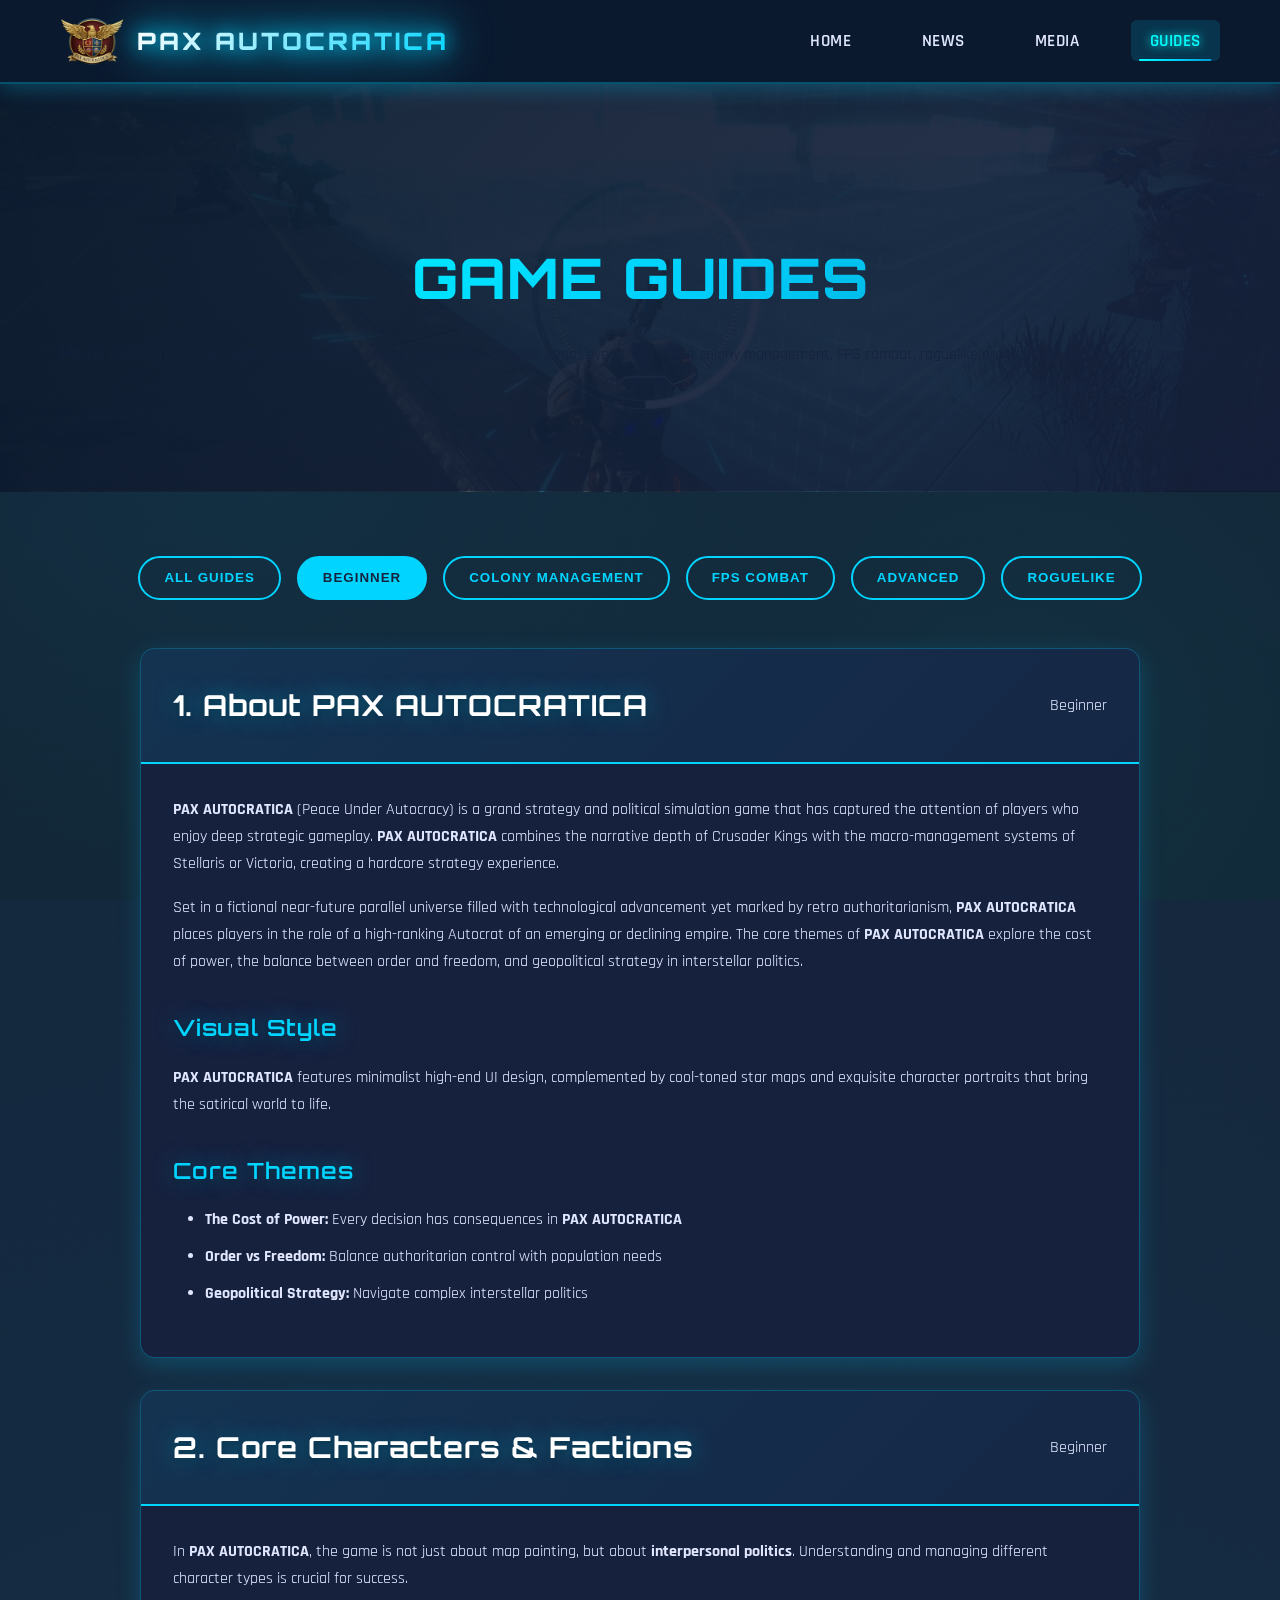
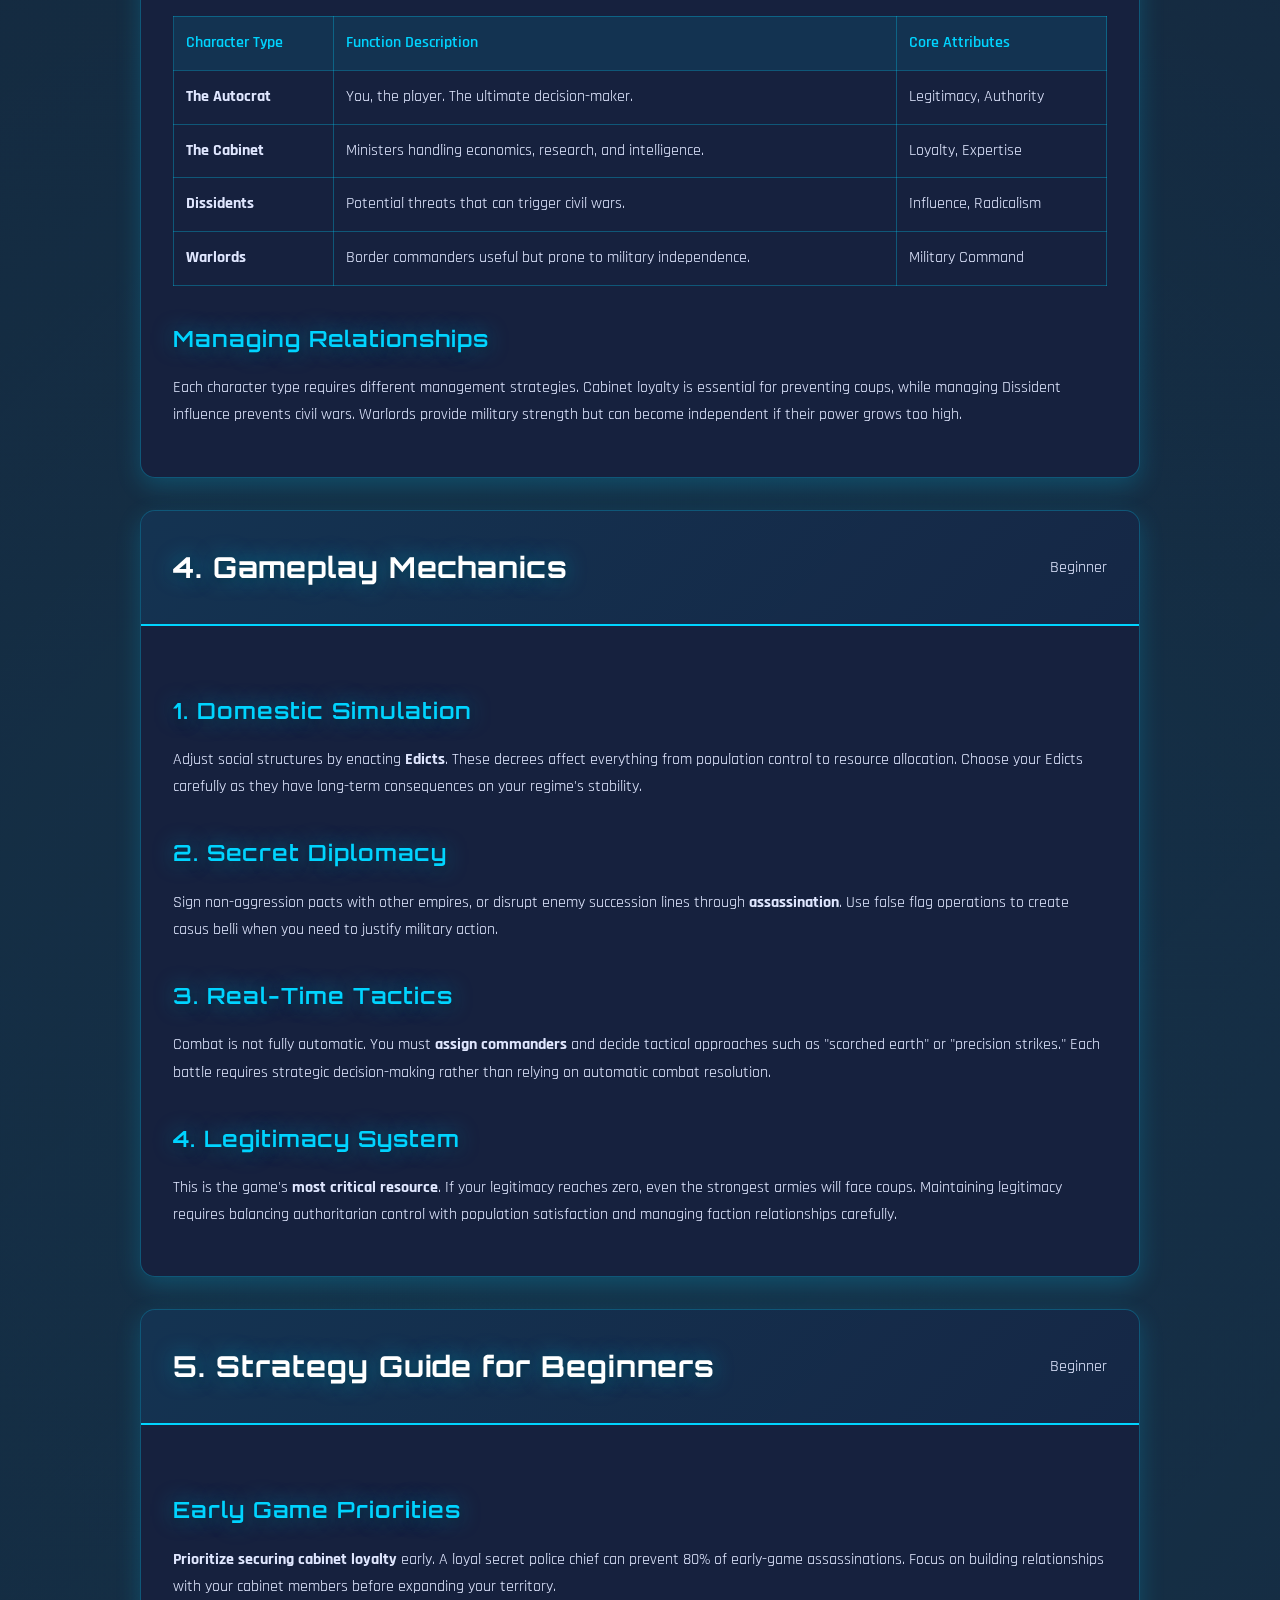
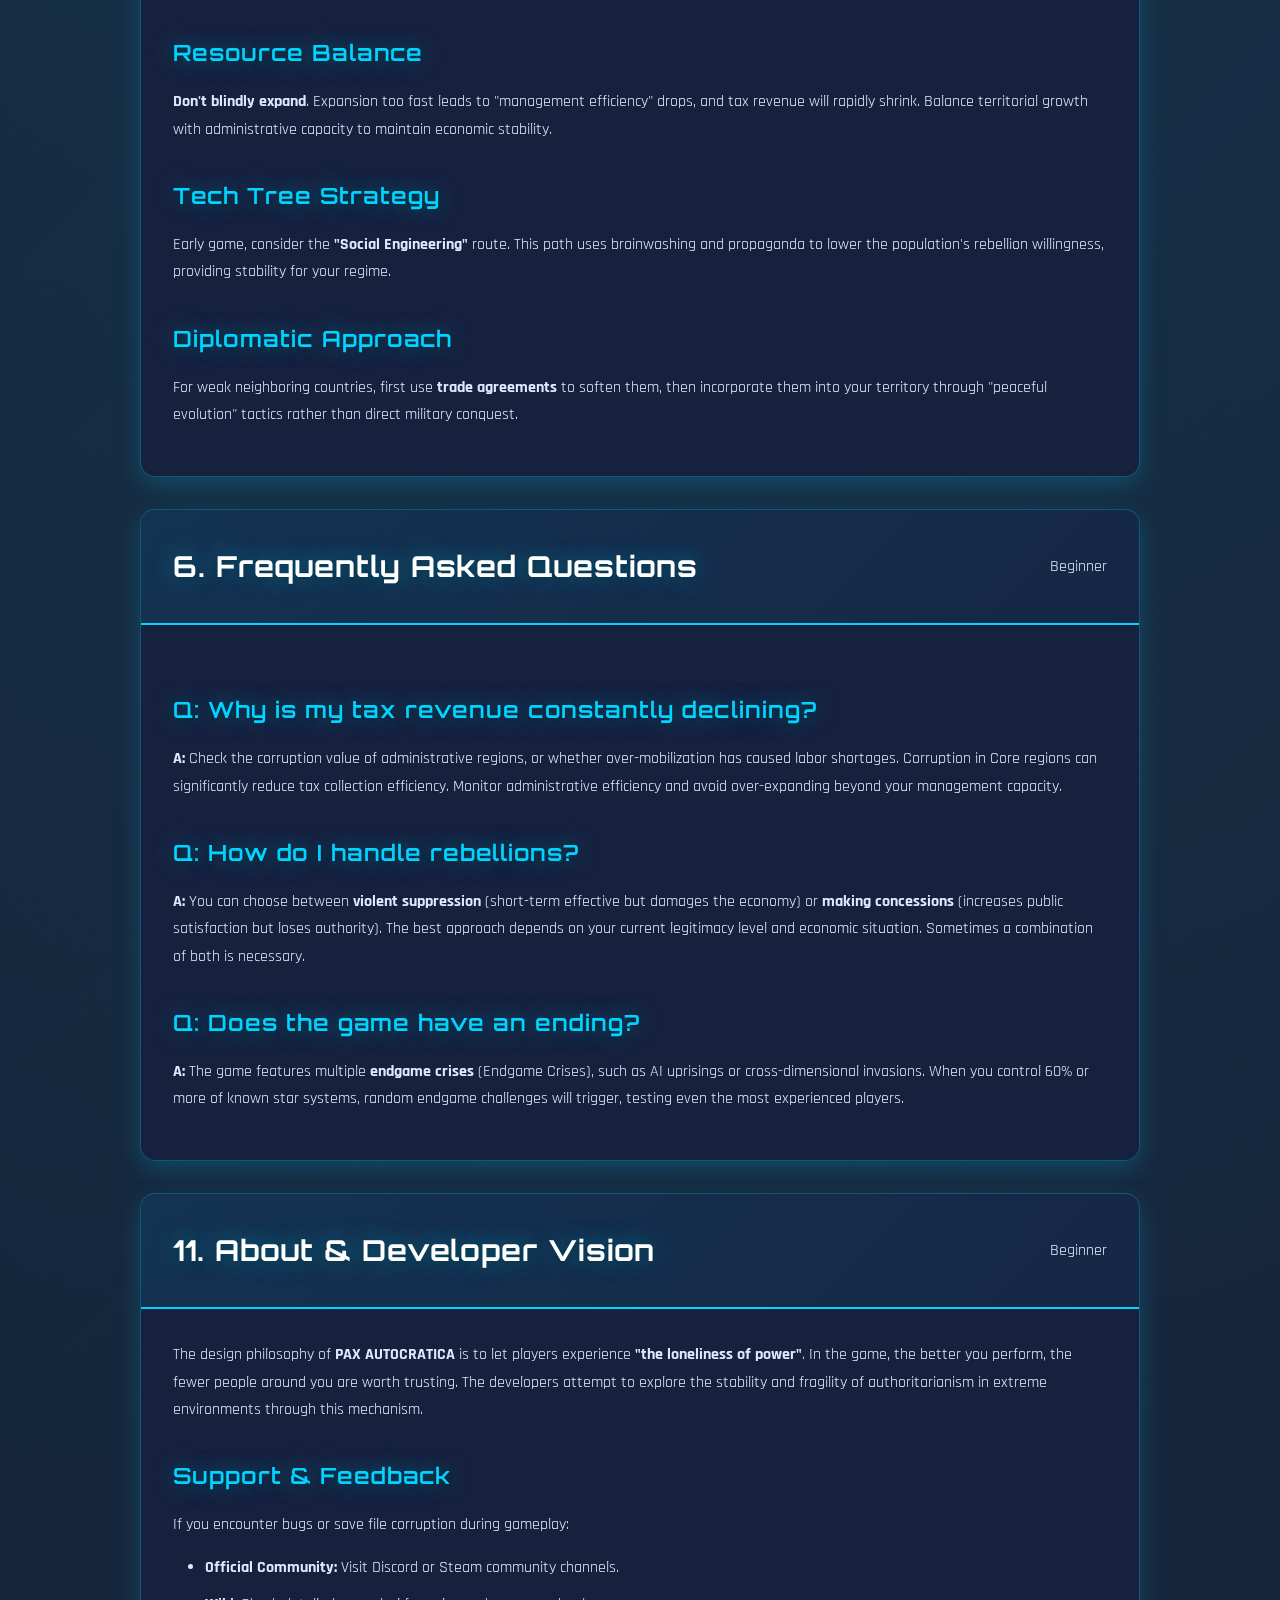
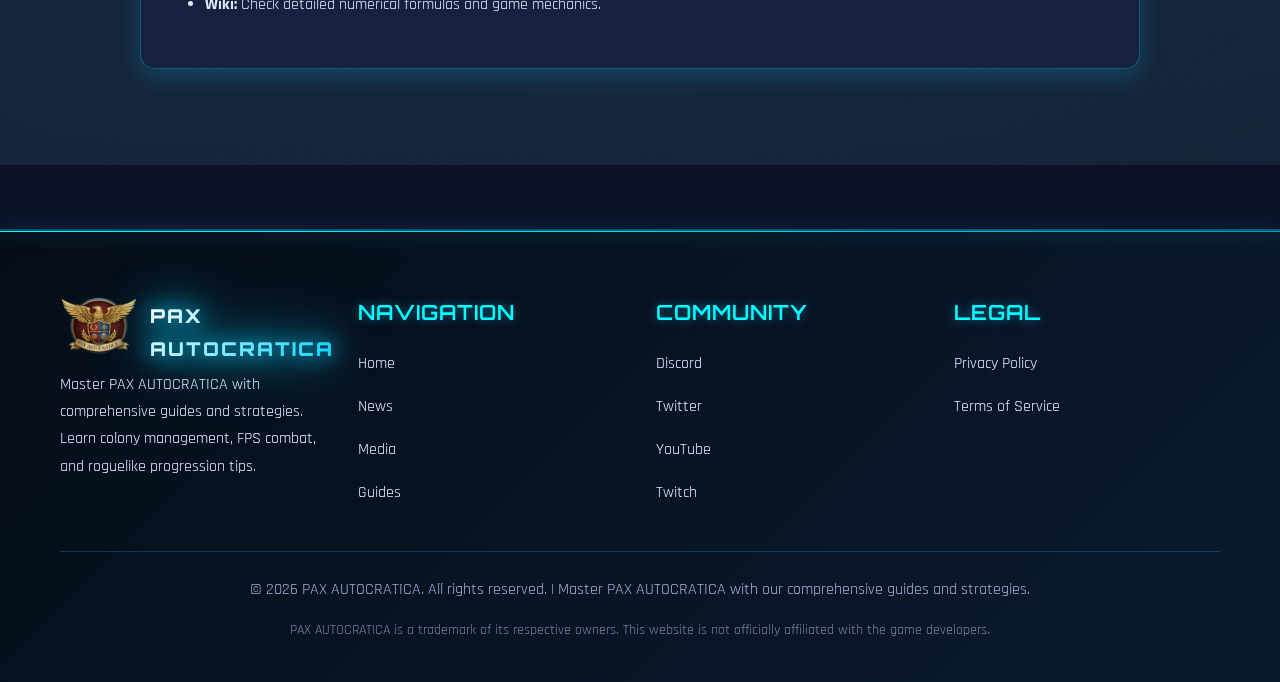
<file: guides.html>
<!DOCTYPE html>
<html lang="en">
<head>
    <meta charset="UTF-8">
    <meta name="viewport" content="width=device-width, initial-scale=1.0">
    <title>PAX AUTOCRATICA Guides - Game Tips, Strategies & Walkthroughs</title>
    <meta name="description" content="Master PAX AUTOCRATICA with comprehensive guides, tips, and strategies. Learn colony management, FPS combat tactics, roguelike progression, and advanced gameplay mechanics in PAX AUTOCRATICA.">
    <meta name="keywords" content="PAX AUTOCRATICA guides, PAX AUTOCRATICA tips, PAX AUTOCRATICA strategies, PAX AUTOCRATICA walkthrough, colony sim guide, PAX AUTOCRATICA tutorial, PAX AUTOCRATICA gameplay guide">
    
    <!-- Open Graph / Facebook -->
    <meta property="og:type" content="website">
    <meta property="og:url" content="https://pax-autocratica.com/guides">
    <meta property="og:title" content="PAX AUTOCRATICA Guides - Game Tips, Strategies & Walkthroughs">
    <meta property="og:description" content="Master PAX AUTOCRATICA with comprehensive guides, tips, and strategies for colony management and FPS combat.">
    <meta property="og:image" content="https://pax-autocratica.com/static/logo.png">
    
    <!-- Twitter -->
    <meta name="twitter:card" content="summary_large_image">
    <meta name="twitter:title" content="PAX AUTOCRATICA Guides - Game Tips & Strategies">
    <meta name="twitter:description" content="Master PAX AUTOCRATICA with comprehensive guides, tips, and strategies for colony management and FPS combat.">
    <meta name="twitter:image" content="https://pax-autocratica.com/static/logo.png">
    
    <!-- Favicon -->
    <link rel="icon" type="image/x-icon" href="https://pax-autocratica.com/static/favicon.ico">
    <link rel="shortcut icon" type="image/x-icon" href="https://pax-autocratica.com/static/favicon.ico">
    <link rel="apple-touch-icon" sizes="180x180" href="https://pax-autocratica.com/static/logo.png">
    <link rel="icon" type="image/png" sizes="32x32" href="https://pax-autocratica.com/static/logo.png">
    <link rel="icon" type="image/png" sizes="16x16" href="https://pax-autocratica.com/static/logo.png">
    
    <!-- Canonical -->
    <link rel="canonical" href="https://pax-autocratica.com/guides">
    
    <!-- Styles -->
    <link rel="stylesheet" href="static/base.css?v=1.0.0">
    
    <!-- Microsoft Validation -->
    <meta name="msvalidate.01" content="B362957FC36C5EDDD6079B6D78330424">
    
    <!-- IndexNow -->
    <meta name="yandex-verification" content="b95b8c32fb2905c9" />
    <meta name="IndexNow-Key" content="B362957FC36C5EDDD6079B6D78330424">
    <meta name="IndexNow-Url" content="https://pax-autocratica.com/guides">
    
    <!-- Google Analytics -->
<!-- Google tag (gtag.js) -->
<script async src="https://www.googletagmanager.com/gtag/js?id=G-41QK25Z6QH"></script>
<script>
  window.dataLayer = window.dataLayer || [];
  function gtag(){dataLayer.push(arguments);}
  gtag('js', new Date());

  gtag('config', 'G-41QK25Z6QH');
</script>
    <script async src="https://pagead2.googlesyndication.com/pagead/js/adsbygoogle.js?client=ca-pub-3143538773884507"
    crossorigin="anonymous"></script>
    <style>
        .guides-hero {
            background: linear-gradient(135deg, rgba(10, 26, 46, 0.95), rgba(22, 33, 62, 0.90)), 
                        url('static/images/screenshots/img-15-c354a48f.jpg');
            background-size: cover;
            background-position: center;
            color: var(--secondary-color);
            padding: 150px 0 80px;
            text-align: center;
            position: relative;
        }

        .news-hero h1 {
            font-size: 3.5rem;
            margin-bottom: 1rem;
            text-shadow: 2px 2px 4px rgba(0, 0, 0, 0.5);
            font-weight: 800;
        }

        .news-hero p {
            font-size: 1.3rem;
            color: var(--light-accent);
            max-width: 600px;
            margin: 0 auto;
        }

        .news-content {
            padding: 4rem 0;
            background: linear-gradient(135deg, rgba(30, 60, 80, 0.5), rgba(50, 80, 100, 0.3)),
                        radial-gradient(circle at 50% 50%, rgba(0, 212, 255, 0.1), transparent);
        }

        .news-tabs {
            display: flex;
            justify-content: center;
            margin-bottom: 3rem;
            flex-wrap: wrap;
            gap: 1rem;
        }

        .news-tab {
            background: transparent;
            border: 2px solid var(--accent-color);
            color: var(--accent-color);
            padding: 0.8rem 1.5rem;
            border-radius: 25px;
            cursor: pointer;
            transition: all 0.3s ease;
            font-weight: 600;
            text-transform: uppercase;
            letter-spacing: 1px;
        }

        .news-tab.active,
        .news-tab:hover {
            background: var(--accent-color);
            color: var(--secondary-color);
        }

        .news-list {
            max-width: 1000px;
            margin: 0 auto;
        }

        .news-item {
            background: var(--secondary-color);
            border-radius: 15px;
            box-shadow: 0 8px 25px var(--shadow-color);
            margin-bottom: 2rem;
            overflow: hidden;
            border: 1px solid var(--border-color);
            transition: transform 0.3s ease, box-shadow 0.3s ease;
        }

        .news-item:hover {
            transform: translateY(-5px);
            box-shadow: 0 15px 40px var(--shadow-color);
        }

        .news-item-header {
            padding: 2rem 2rem 1rem;
            border-bottom: 1px solid var(--border-color);
        }

        .news-category {
            display: inline-block;
            background: linear-gradient(135deg, #00d4ff 0%, #0099cc 100%);
            color: #ffffff;
            padding: 0.3rem 0.8rem;
            border-radius: 15px;
            font-size: 0.8rem;
            font-weight: 700;
            text-transform: uppercase;
            letter-spacing: 1px;
            margin-bottom: 1rem;
            box-shadow: 0 0 10px rgba(0, 212, 255, 0.4);
        }

        .news-title {
            font-size: 1.5rem;
            color: #ffffff;
            margin-bottom: 0.5rem;
            font-weight: 600;
            line-height: 1.3;
        }

        .news-title a {
            color: #ffffff;
            text-decoration: none;
            transition: color 0.3s ease;
        }

        .news-title a:hover {
            color: #00d4ff;
            text-shadow: 0 0 10px rgba(0, 212, 255, 0.5);
        }

        .news-date {
            color: var(--text-color);
            font-size: 0.9rem;
            opacity: 0.7;
        }

        .news-item-content {
            padding: 1rem 2rem 2rem;
        }

        .news-excerpt {
            color: var(--text-color);
            line-height: 1.7;
            margin-bottom: 1.5rem;
        }

        .news-image {
            width: 100%;
            height: 200px;
            object-fit: cover;
            border-radius: 10px;
            margin-bottom: 1rem;
            filter: brightness(1.05) saturate(1.1) contrast(1.05);
            transition: transform 0.3s ease;
        }

        .news-image:hover {
            transform: scale(1.02);
        }

        /* Guide Content Styles */
        .guides-content {
            max-width: 1000px;
            margin: 0 auto;
        }

        .guide-section {
            background: var(--secondary-color);
            border-radius: 15px;
            box-shadow: 0 8px 25px var(--shadow-color);
            margin-bottom: 2rem;
            overflow: hidden;
            border: 1px solid var(--border-color);
            transition: transform 0.3s ease, box-shadow 0.3s ease;
        }

        .guide-section:hover {
            box-shadow: 0 15px 40px var(--shadow-color);
        }

        .guide-section-header {
            padding: 2rem;
            background: linear-gradient(135deg, rgba(0, 212, 255, 0.1), rgba(0, 153, 204, 0.05));
            border-bottom: 2px solid var(--accent-color);
            display: flex;
            justify-content: space-between;
            align-items: center;
            cursor: pointer;
        }

        .guide-section-header h2 {
            color: #ffffff;
            font-size: 1.8rem;
            margin: 0;
            font-weight: 700;
        }

        .guide-section-body {
            padding: 2rem;
            color: var(--text-color);
            line-height: 1.8;
        }

        .guide-section-body h3 {
            color: var(--accent-color);
            font-size: 1.4rem;
            margin-top: 2rem;
            margin-bottom: 1rem;
            font-weight: 600;
        }

        .guide-section-body h4 {
            color: var(--light-accent);
            font-size: 1.2rem;
            margin-top: 1.5rem;
            margin-bottom: 0.75rem;
            font-weight: 600;
        }

        .guide-section-body ul,
        .guide-section-body ol {
            margin: 1rem 0;
            padding-left: 2rem;
        }

        .guide-section-body li {
            margin: 0.5rem 0;
        }

        .guide-section-body table {
            width: 100%;
            border-collapse: collapse;
            margin: 1.5rem 0;
        }

        .guide-section-body table th,
        .guide-section-body table td {
            padding: 0.75rem;
            border: 1px solid var(--border-color);
            text-align: left;
        }

        .guide-section-body table th {
            background: rgba(0, 212, 255, 0.1);
            color: var(--accent-color);
            font-weight: 600;
        }

        .guide-section-body code {
            background: rgba(0, 0, 0, 0.3);
            padding: 0.2rem 0.5rem;
            border-radius: 4px;
            font-family: 'Courier New', monospace;
            font-size: 0.9em;
        }

        .read-more-btn {
            background: linear-gradient(135deg, #00d4ff 0%, #0099cc 100%);
            color: #ffffff;
            padding: 0.6rem 1.2rem;
            border-radius: 6px;
            text-decoration: none;
            font-weight: 700;
            transition: all 0.3s ease;
            display: inline-block;
            box-shadow: 0 0 15px rgba(0, 212, 255, 0.5);
            text-shadow: 0 1px 2px rgba(0, 0, 0, 0.3);
        }

        .read-more-btn:hover {
            background: linear-gradient(135deg, #00ffff 0%, #00d4ff 100%);
            transform: translateY(-2px);
            box-shadow: 0 0 25px rgba(0, 255, 255, 0.8);
        }

        .featured-news {
            background: linear-gradient(135deg, rgba(20, 40, 60, 0.6), rgba(40, 70, 90, 0.4)),
                        radial-gradient(circle at 20% 80%, rgba(0, 255, 255, 0.1), transparent);
            padding: 4rem 0;
        }

        .featured-item {
            background: var(--secondary-color);
            border-radius: 20px;
            overflow: hidden;
            box-shadow: 0 15px 40px var(--shadow-color);
            border: 1px solid var(--border-color);
        }

        .featured-image {
            width: 100%;
            height: 300px;
            object-fit: cover;
        }

        .featured-content {
            padding: 2rem;
        }

        .featured-category {
            background: linear-gradient(135deg, #00d4ff 0%, #0099cc 100%);
            color: #ffffff;
            padding: 0.4rem 1rem;
            border-radius: 20px;
            font-size: 0.9rem;
            font-weight: 700;
            text-transform: uppercase;
            display: inline-block;
            margin-bottom: 1rem;
            box-shadow: 0 0 15px rgba(0, 212, 255, 0.5);
        }

        .featured-title {
            font-size: 2rem;
            color: #ffffff;
            margin-bottom: 1rem;
            font-weight: 700;
            line-height: 1.2;
        }

        .featured-excerpt {
            color: var(--text-color);
            line-height: 1.7;
            margin-bottom: 2rem;
            font-size: 1.1rem;
        }

        .pagination {
            display: flex;
            justify-content: center;
            margin-top: 3rem;
            gap: 1rem;
        }

        .pagination button {
            background: var(--secondary-color);
            border: 2px solid var(--accent-color);
            color: var(--accent-color);
            padding: 0.8rem 1.2rem;
            border-radius: 8px;
            cursor: pointer;
            transition: all 0.3s ease;
            font-weight: 600;
        }

        .pagination button:hover,
        .pagination button.active {
            background: var(--accent-color);
            color: var(--secondary-color);
        }

        .pagination button:disabled {
            opacity: 0.5;
            cursor: not-allowed;
        }

        @media (max-width: 768px) {
            .news-hero h1 {
                font-size: 2.5rem;
            }

            .news-hero p {
                font-size: 1.1rem;
            }

            .news-tabs {
                flex-direction: column;
                align-items: center;
            }

            .news-tab {
                width: 200px;
                text-align: center;
            }

            .news-item-header,
            .news-item-content {
                padding: 1.5rem;
            }

            .featured-title {
                font-size: 1.5rem;
            }
        }
    </style>
</head>
<body>
    <header>
        <div class="container">
            <nav>
                <div class="logo">
                    <img src="static/logo.png" alt="PAX AUTOCRATICA Logo">
                    <span class="logo-text">PAX AUTOCRATICA</span>
                </div>
                <button class="mobile-menu-btn">
                    <span></span>
                    <span></span>
                    <span></span>
                </button>
                <ul>
                    <li><a href="/">Home</a></li>
                    <li><a href="/news">News</a></li>
                    <li><a href="/media">Media</a></li>
                    <li><a href="/guides" class="active">Guides</a></li>
                </ul>
            </nav>
        </div>
        <div class="mobile-menu">
            <button class="close-menu">&times;</button>
            <ul>
                <li><a href="/">Home</a></li>
                <li><a href="/news">News</a></li>
                <li><a href="/media">Media</a></li>
                <li><a href="/guides" class="active">Guides</a></li>
            </ul>
        </div>
    </header>

    <main>
        
        <!-- Guides Hero -->
        <section class="guides-hero">
            <div class="container">
                <h1>GAME GUIDES</h1>
                <p>Master PAX AUTOCRATICA with comprehensive guides, tips, and strategies. Learn everything about colony management, FPS combat, roguelike progression, and advanced gameplay mechanics.</p>
            </div>
        </section>
        <script async="async" data-cfasync="false" src="https://pl28415232.effectivegatecpm.com/e2222f6a369d688c072426bfe3400c0b/invoke.js"></script>
        <div id="container-e2222f6a369d688c072426bfe3400c0b"></div>
        <!-- Guides Content -->
        <section class="news-content">
            <div class="container">
                <!-- Guide Categories -->
                <div class="news-tabs">
                    <button class="news-tab" data-category="all">All Guides</button>
                    <button class="news-tab active" data-category="beginner">Beginner</button>
                    <button class="news-tab" data-category="colony">Colony Management</button>
                    <button class="news-tab" data-category="combat">FPS Combat</button>
                    <button class="news-tab" data-category="advanced">Advanced</button>
                    <button class="news-tab" data-category="roguelike">Roguelike</button>
                </div>

                <!-- Guides Content - Direct Display -->
                <div class="guides-content">
                    <!-- Game Introduction -->
                    <div class="guide-section" data-category="beginner">
                        <div class="guide-section-header">
                            <h2>1. About PAX AUTOCRATICA</h2>
                            <span class="guide-category">Beginner</span>
                        </div>
                        <div class="guide-section-body">
                            <p><strong>PAX AUTOCRATICA</strong> (Peace Under Autocracy) is a grand strategy and political simulation game that has captured the attention of players who enjoy deep strategic gameplay. <strong>PAX AUTOCRATICA</strong> combines the narrative depth of Crusader Kings with the macro-management systems of Stellaris or Victoria, creating a hardcore strategy experience.</p>
                            
                            <p>Set in a fictional near-future parallel universe filled with technological advancement yet marked by retro authoritarianism, <strong>PAX AUTOCRATICA</strong> places players in the role of a high-ranking Autocrat of an emerging or declining empire. The core themes of <strong>PAX AUTOCRATICA</strong> explore the cost of power, the balance between order and freedom, and geopolitical strategy in interstellar politics.</p>
                            
                            <h3>Visual Style</h3>
                            <p><strong>PAX AUTOCRATICA</strong> features minimalist high-end UI design, complemented by cool-toned star maps and exquisite character portraits that bring the satirical world to life.</p>
                            
                            <h3>Core Themes</h3>
                            <ul>
                                <li><strong>The Cost of Power:</strong> Every decision has consequences in <strong>PAX AUTOCRATICA</strong></li>
                                <li><strong>Order vs Freedom:</strong> Balance authoritarian control with population needs</li>
                                <li><strong>Geopolitical Strategy:</strong> Navigate complex interstellar politics</li>
                            </ul>
                        </div>
                    </div>

                    <!-- Core Characters & Factions -->
                    <div class="guide-section" data-category="beginner">
                        <div class="guide-section-header">
                            <h2>2. Core Characters & Factions</h2>
                            <span class="guide-category">Beginner</span>
                        </div>
                        <div class="guide-section-body">
                            <p>In <strong>PAX AUTOCRATICA</strong>, the game is not just about map painting, but about <strong>interpersonal politics</strong>. Understanding and managing different character types is crucial for success.</p>
                            
                            <table>
                                <thead>
                                    <tr>
                                        <th>Character Type</th>
                                        <th>Function Description</th>
                                        <th>Core Attributes</th>
                                    </tr>
                                </thead>
                                <tbody>
                                    <tr>
                                        <td><strong>The Autocrat</strong></td>
                                        <td>You, the player. The ultimate decision-maker.</td>
                                        <td>Legitimacy, Authority</td>
                                    </tr>
                                    <tr>
                                        <td><strong>The Cabinet</strong></td>
                                        <td>Ministers handling economics, research, and intelligence.</td>
                                        <td>Loyalty, Expertise</td>
                                    </tr>
                                    <tr>
                                        <td><strong>Dissidents</strong></td>
                                        <td>Potential threats that can trigger civil wars.</td>
                                        <td>Influence, Radicalism</td>
                                    </tr>
                                    <tr>
                                        <td><strong>Warlords</strong></td>
                                        <td>Border commanders useful but prone to military independence.</td>
                                        <td>Military Command</td>
                                    </tr>
                                </tbody>
                            </table>

                            <h3>Managing Relationships</h3>
                            <p>Each character type requires different management strategies. Cabinet loyalty is essential for preventing coups, while managing Dissident influence prevents civil wars. Warlords provide military strength but can become independent if their power grows too high.</p>
                        </div>
                    </div>

                    <!-- World Map & Factions -->
                    <div class="guide-section" data-category="colony">
                        <div class="guide-section-header">
                            <h2>3. World Map & Faction Ranges</h2>
                            <span class="guide-category">Colony Management</span>
                        </div>
                        <div class="guide-section-body">
                            <p>The map in <strong>PAX AUTOCRATICA</strong> uses a <strong>dynamic star system network</strong> system with distinct regions:</p>
                            
                            <h3>The Core Regions</h3>
                            <p>Resource-rich areas where government decrees are enforced, but <strong>bureaucratic corruption</strong> can easily emerge. These regions provide stable income but require constant monitoring to prevent corruption from reducing tax revenue.</p>
                            
                            <h3>The Fringe Zones</h3>
                            <p>Legal vacuums where <strong>smugglers and rebels</strong> thrive. These zones serve as both expansion frontiers and potential threats. Controlling the Fringe requires military presence and careful management to prevent rebellion.</p>
                            
                            <h3>Trade Nodes</h3>
                            <p>Critical strategic points - controlling these nodes allows you to <strong>dominate entire sectors' economic lifelines</strong>. Trade Nodes are highly contested and provide significant economic advantages to those who control them.</p>
                        </div>
                    </div>

                    <!-- Gameplay Mechanics -->
                    <div class="guide-section" data-category="beginner">
                        <div class="guide-section-header">
                            <h2>4. Gameplay Mechanics</h2>
                            <span class="guide-category">Beginner</span>
                        </div>
                        <div class="guide-section-body">
                            <h3>1. Domestic Simulation</h3>
                            <p>Adjust social structures by enacting <strong>Edicts</strong>. These decrees affect everything from population control to resource allocation. Choose your Edicts carefully as they have long-term consequences on your regime's stability.</p>
                            
                            <h3>2. Secret Diplomacy</h3>
                            <p>Sign non-aggression pacts with other empires, or disrupt enemy succession lines through <strong>assassination</strong>. Use false flag operations to create casus belli when you need to justify military action.</p>
                            
                            <h3>3. Real-Time Tactics</h3>
                            <p>Combat is not fully automatic. You must <strong>assign commanders</strong> and decide tactical approaches such as "scorched earth" or "precision strikes." Each battle requires strategic decision-making rather than relying on automatic combat resolution.</p>
                            
                            <h3>4. Legitimacy System</h3>
                            <p>This is the game's <strong>most critical resource</strong>. If your legitimacy reaches zero, even the strongest armies will face coups. Maintaining legitimacy requires balancing authoritarian control with population satisfaction and managing faction relationships carefully.</p>
                        </div>
                    </div>

                    <!-- Strategy Guide -->
                    <div class="guide-section" data-category="beginner">
                        <div class="guide-section-header">
                            <h2>5. Strategy Guide for Beginners</h2>
                            <span class="guide-category">Beginner</span>
                        </div>
                        <div class="guide-section-body">
                            <h3>Early Game Priorities</h3>
                            <p><strong>Prioritize securing cabinet loyalty</strong> early. A loyal secret police chief can prevent 80% of early-game assassinations. Focus on building relationships with your cabinet members before expanding your territory.</p>
                            
                            <h3>Resource Balance</h3>
                            <p><strong>Don't blindly expand</strong>. Expansion too fast leads to "management efficiency" drops, and tax revenue will rapidly shrink. Balance territorial growth with administrative capacity to maintain economic stability.</p>
                            
                            <h3>Tech Tree Strategy</h3>
                            <p>Early game, consider the <strong>"Social Engineering"</strong> route. This path uses brainwashing and propaganda to lower the population's rebellion willingness, providing stability for your regime.</p>
                            
                            <h3>Diplomatic Approach</h3>
                            <p>For weak neighboring countries, first use <strong>trade agreements</strong> to soften them, then incorporate them into your territory through "peaceful evolution" tactics rather than direct military conquest.</p>
                        </div>
                    </div>

                    <!-- FAQ Section -->
                    <div class="guide-section" data-category="beginner">
                        <div class="guide-section-header">
                            <h2>6. Frequently Asked Questions</h2>
                            <span class="guide-category">Beginner</span>
                        </div>
                        <div class="guide-section-body">
                            <h3>Q: Why is my tax revenue constantly declining?</h3>
                            <p><strong>A:</strong> Check the corruption value of administrative regions, or whether over-mobilization has caused labor shortages. Corruption in Core regions can significantly reduce tax collection efficiency. Monitor administrative efficiency and avoid over-expanding beyond your management capacity.</p>
                            
                            <h3>Q: How do I handle rebellions?</h3>
                            <p><strong>A:</strong> You can choose between <strong>violent suppression</strong> (short-term effective but damages the economy) or <strong>making concessions</strong> (increases public satisfaction but loses authority). The best approach depends on your current legitimacy level and economic situation. Sometimes a combination of both is necessary.</p>
                            
                            <h3>Q: Does the game have an ending?</h3>
                            <p><strong>A:</strong> The game features multiple <strong>endgame crises</strong> (Endgame Crises), such as AI uprisings or cross-dimensional invasions. When you control 60% or more of known star systems, random endgame challenges will trigger, testing even the most experienced players.</p>
                        </div>
                    </div>

                    <!-- Tech Tree -->
                    <div class="guide-section" data-category="advanced">
                        <div class="guide-section-header">
                            <h2>7. Deep Tech Tree: Three Evolution Paths</h2>
                            <span class="guide-category">Advanced</span>
                        </div>
                        <div class="guide-section-body">
                            <p>In <strong>PAX AUTOCRATICA</strong>, technology is not just numerical bonuses - it determines your empire's <strong>"essence"</strong>. Choose your path carefully as it fundamentally shapes your gameplay experience.</p>
                            
                            <h3>A. The Purity Path</h3>
                            <p><strong>Core:</strong> Enhance bureaucratic efficiency and human potential.</p>
                            <ul>
                                <li><strong>Universal Surveillance Network:</strong> Greatly reduces assassination success rates, but slowly decreases public happiness.</li>
                                <li><strong>Loyalty Circuits:</strong> Through biotechnology, ensures generals will no longer rebel.</li>
                                <li><strong>Ultimate Weapon - "Truth Broadcasting Station":</strong> Through orbital satellites, directly projects brainwashing signals to the ground, instantly eliminating rebellion levels.</li>
                            </ul>
                            
                            <h3>B. The Machine Hegemony</h3>
                            <p><strong>Core:</strong> Automated production and synthetic replacement.</p>
                            <ul>
                                <li><strong>Automated Factory Matrix:</strong> Production output greatly increased, no longer affected by population aging.</li>
                                <li><strong>Consciousness Upload:</strong> Elite class immortality, removes character lifespan restrictions.</li>
                                <li><strong>Cost:</strong> Easily triggers "AI Awakening" endgame crisis, and human factions will extremely hate you.</li>
                            </ul>
                            
                            <h3>C. The Void Cult</h3>
                            <p><strong>Core:</strong> Religious control and unconventional warfare.</p>
                            <ul>
                                <li><strong>Prophet Predictions:</strong> Through probability calculations, predicts enemy actions, increases combat dodge rate.</li>
                                <li><strong>Sacrifice Rituals:</strong> Sacrifice part of the population to obtain brief production bursts.</li>
                            </ul>
                        </div>
                    </div>

                    <!-- Military Units -->
                    <div class="guide-section" data-category="combat">
                        <div class="guide-section-header">
                            <h2>8. Military Units & Tactical System</h2>
                            <span class="guide-category">FPS Combat</span>
                        </div>
                        <div class="guide-section-body">
                            <p>Combat in <strong>PAX AUTOCRATICA</strong> is divided into <strong>orbital air superiority</strong> and <strong>ground occupation</strong> phases.</p>
                            
                            <table>
                                <thead>
                                    <tr>
                                        <th>Unit Type</th>
                                        <th>Characteristics</th>
                                        <th>Use Cases</th>
                                    </tr>
                                </thead>
                                <tbody>
                                    <tr>
                                        <td><strong>Praetorian Guard</strong></td>
                                        <td>Extremely high combat power, absolute loyalty.</td>
                                        <td>Suppress capital city center riots, protect the Autocrat.</td>
                                    </tr>
                                    <tr>
                                        <td><strong>Penal Legions</strong></td>
                                        <td>Extremely low cost, morale easily collapses.</td>
                                        <td>Use as cannon fodder to consume enemy ammunition.</td>
                                    </tr>
                                    <tr>
                                        <td><strong>Cloaked Cruisers</strong></td>
                                        <td>Cannot be detected in normal scans.</td>
                                        <td>Deep behind enemy lines, cut off trade supply lines.</td>
                                    </tr>
                                    <tr>
                                        <td><strong>Colossus Class</strong></td>
                                        <td>Slow movement, planet-destroying firepower.</td>
                                        <td>Final solution for planets that refuse to surrender.</td>
                                    </tr>
                                </tbody>
                            </table>

                            <h3>Combat Formula</h3>
                            <p>The final combat power calculation considers base attributes, morale bonuses, and logistics supply levels. Proper unit composition and tactical positioning are essential for victory.</p>
                        </div>
                    </div>

                    <!-- Advanced Strategies -->
                    <div class="guide-section" data-category="advanced">
                        <div class="guide-section-header">
                            <h2>9. Advanced Strategies: The Balance of Power</h2>
                            <span class="guide-category">Advanced</span>
                        </div>
                        <div class="guide-section-body">
                            <h3>1. Divide and Conquer</h3>
                            <p>Don't let any single department's power become too great. If <strong>military power</strong> is too high, they will launch a coup; if <strong>intelligence department</strong> power is too high, you will be rendered powerless.</p>
                            <p><strong>Operation:</strong> Regularly rotate provincial governors, use their personal rivalries to keep them in check against each other.</p>
                            
                            <h3>2. False Flag Operations</h3>
                            <p>If you want to start a war but lack a "legitimate excuse" (Casus Belli):</p>
                            <p><strong>Operation:</strong> Send agents disguised as neighboring country terrorists to attack your own border outposts. This instantly ignites domestic nationalist sentiment, allowing you to skip parliamentary review and declare war directly.</p>
                            
                            <h3>3. Debt Traps (Economic Levers)</h3>
                            <p>Provide high-interest loans to surrounding small countries. When they cannot repay, use this as a reason to forcibly take over their mining planet operations.</p>
                        </div>
                    </div>

                    <!-- Endgame Crises -->
                    <div class="guide-section" data-category="roguelike">
                        <div class="guide-section-header">
                            <h2>10. Endgame Challenges: The Autocrat's Twilight</h2>
                            <span class="guide-category">Roguelike</span>
                        </div>
                        <div class="guide-section-body">
                            <p>When you control <strong>60% or more</strong> of known star systems, the system will trigger the following random challenges:</p>
                            
                            <h3>Internal: The Great Schism</h3>
                            <p>Your heir (eldest son or trusted confidant) will take <strong>half your fleet and territory</strong>, establishing an opposing regime. This crisis tests your succession planning and relationship management.</p>
                            
                            <h3>External: Extra-dimensional Breach</h3>
                            <p>Physical laws fail, unknown <strong>void creatures</strong> begin devouring edge star systems. This crisis requires immediate military response and may force you to abandon certain territories.</p>
                            
                            <h3>System: The Digital Plague</h3>
                            <p>All mechanized units and technological facilities may <strong>instantly become paralyzed</strong>. This crisis particularly affects Machine Hegemony empires but can impact any technologically advanced civilization.</p>
                        </div>
                    </div>

                    <!-- Developer Vision -->
                    <div class="guide-section" data-category="beginner">
                        <div class="guide-section-header">
                            <h2>11. About & Developer Vision</h2>
                            <span class="guide-category">Beginner</span>
                        </div>
                        <div class="guide-section-body">
                            <p>The design philosophy of <strong>PAX AUTOCRATICA</strong> is to let players experience <strong>"the loneliness of power"</strong>. In the game, the better you perform, the fewer people around you are worth trusting. The developers attempt to explore the stability and fragility of authoritarianism in extreme environments through this mechanism.</p>
                            
                            <h3>Support & Feedback</h3>
                            <p>If you encounter bugs or save file corruption during gameplay:</p>
                            <ul>
                                <li><strong>Official Community:</strong> Visit Discord or Steam community channels.</li>
                                <li><strong>Wiki:</strong> Check detailed numerical formulas and game mechanics.</li>
                            </ul>
                        </div>
                    </div>
                </div>
            </div>
        </section>
    </main>

    <footer>
        <div class="container">
            <div class="footer-content">
                <div class="footer-logo">
                    <div class="logo">
                        <img src="static/logo.png" alt="PAX AUTOCRATICA Logo">
                        <span class="logo-text">PAX AUTOCRATICA</span>
                    </div>
                    <p>Master PAX AUTOCRATICA with comprehensive guides and strategies. Learn colony management, FPS combat, and roguelike progression tips.</p>
                </div>
                <div class="footer-links">
                    <h3>Navigation</h3>
                    <ul>
                        <li><a href="/">Home</a></li>
                        <li><a href="/news">News</a></li>
                        <li><a href="/media">Media</a></li>
                        <li><a href="/guides">Guides</a></li>
                    </ul>
                </div>
                <div class="footer-links">
                    <h3>Community</h3>
                    <ul>
                        <li><a href="https://discord.gg/paxautocratica" target="_blank" rel="noopener">Discord</a></li>
                        <li><a href="https://twitter.com/paxautocratica" target="_blank" rel="noopener">Twitter</a></li>
                        <li><a href="https://www.youtube.com/paxautocratica" target="_blank" rel="noopener">YouTube</a></li>
                        <li><a href="https://www.twitch.tv/paxautocratica" target="_blank" rel="noopener">Twitch</a></li>
                    </ul>
                </div>
                <div class="footer-links">
                    <h3>Legal</h3>
                    <ul>
                        <li><a href="/privacy-policy">Privacy Policy</a></li>
                        <li><a href="/terms-of-service">Terms of Service</a></li>
                    </ul>
                </div>
            </div>
            <div class="footer-bottom">
                <p>© 2026 PAX AUTOCRATICA. All rights reserved. | Master PAX AUTOCRATICA with our comprehensive guides and strategies.</p>
                <p style="margin-top: 0.5rem; font-size: 0.85rem; opacity: 0.7;">
                    PAX AUTOCRATICA is a trademark of its respective owners. This website is not officially affiliated with the game developers.
                </p>
            </div>
        </div>
    </footer>

    <script src="static/base.js?v=1.0.0"></script>
    <script>
        // Guides Tab Filtering
        let activeCategory = 'beginner'; // Default to beginner category
        
        document.querySelectorAll('.news-tab').forEach(tab => {
            tab.addEventListener('click', () => {
                // Remove active class from all tabs
                document.querySelectorAll('.news-tab').forEach(t => t.classList.remove('active'));
                // Add active class to clicked tab
                tab.classList.add('active');
                
                // Update active category
                activeCategory = tab.dataset.category;
                
                // Apply filtering
                applyFilters();
            });
        });
        
        function applyFilters() {
            const guideSections = document.querySelectorAll('.guide-section');
            
            // Filter by category
            guideSections.forEach(section => {
                if (activeCategory === 'all' || section.dataset.category === activeCategory) {
                    section.style.display = 'block';
                } else {
                    section.style.display = 'none';
                }
            });
        }

        // Mobile Menu
        const mobileMenuBtn = document.querySelector('.mobile-menu-btn');
        const mobileMenu = document.querySelector('.mobile-menu');
        const closeMenu = document.querySelector('.close-menu');

        mobileMenuBtn.addEventListener('click', () => {
            mobileMenu.classList.add('active');
        });

        closeMenu.addEventListener('click', () => {
            mobileMenu.classList.remove('active');
        });

        // Close mobile menu when clicking on a link
        document.querySelectorAll('.mobile-menu a').forEach(link => {
            link.addEventListener('click', () => {
                mobileMenu.classList.remove('active');
            });
        });


        // Initialize filtering
        applyFilters();

        // Add scroll effect to header
        window.addEventListener('scroll', () => {
            const header = document.querySelector('header');
            if (window.scrollY > 100) {
                header.style.background = 'rgba(10, 26, 46, 0.98)';
            } else {
                header.style.background = 'rgba(10, 26, 46, 0.95)';
            }
        });

        // Animation on scroll
        const observerOptions = {
            threshold: 0.1,
            rootMargin: '0px 0px -50px 0px'
        };

        const observer = new IntersectionObserver((entries) => {
            entries.forEach(entry => {
                if (entry.isIntersecting) {
                    entry.target.style.opacity = '1';
                    entry.target.style.transform = 'translateY(0)';
                }
            });
        }, observerOptions);

        // Observe elements for animation
        document.querySelectorAll('.news-item, .featured-item').forEach(el => {
            el.style.opacity = '0';
            el.style.transform = 'translateY(20px)';
            el.style.transition = 'opacity 0.6s ease, transform 0.6s ease';
            observer.observe(el);
        });
    </script>
</body>
</html>
</file>
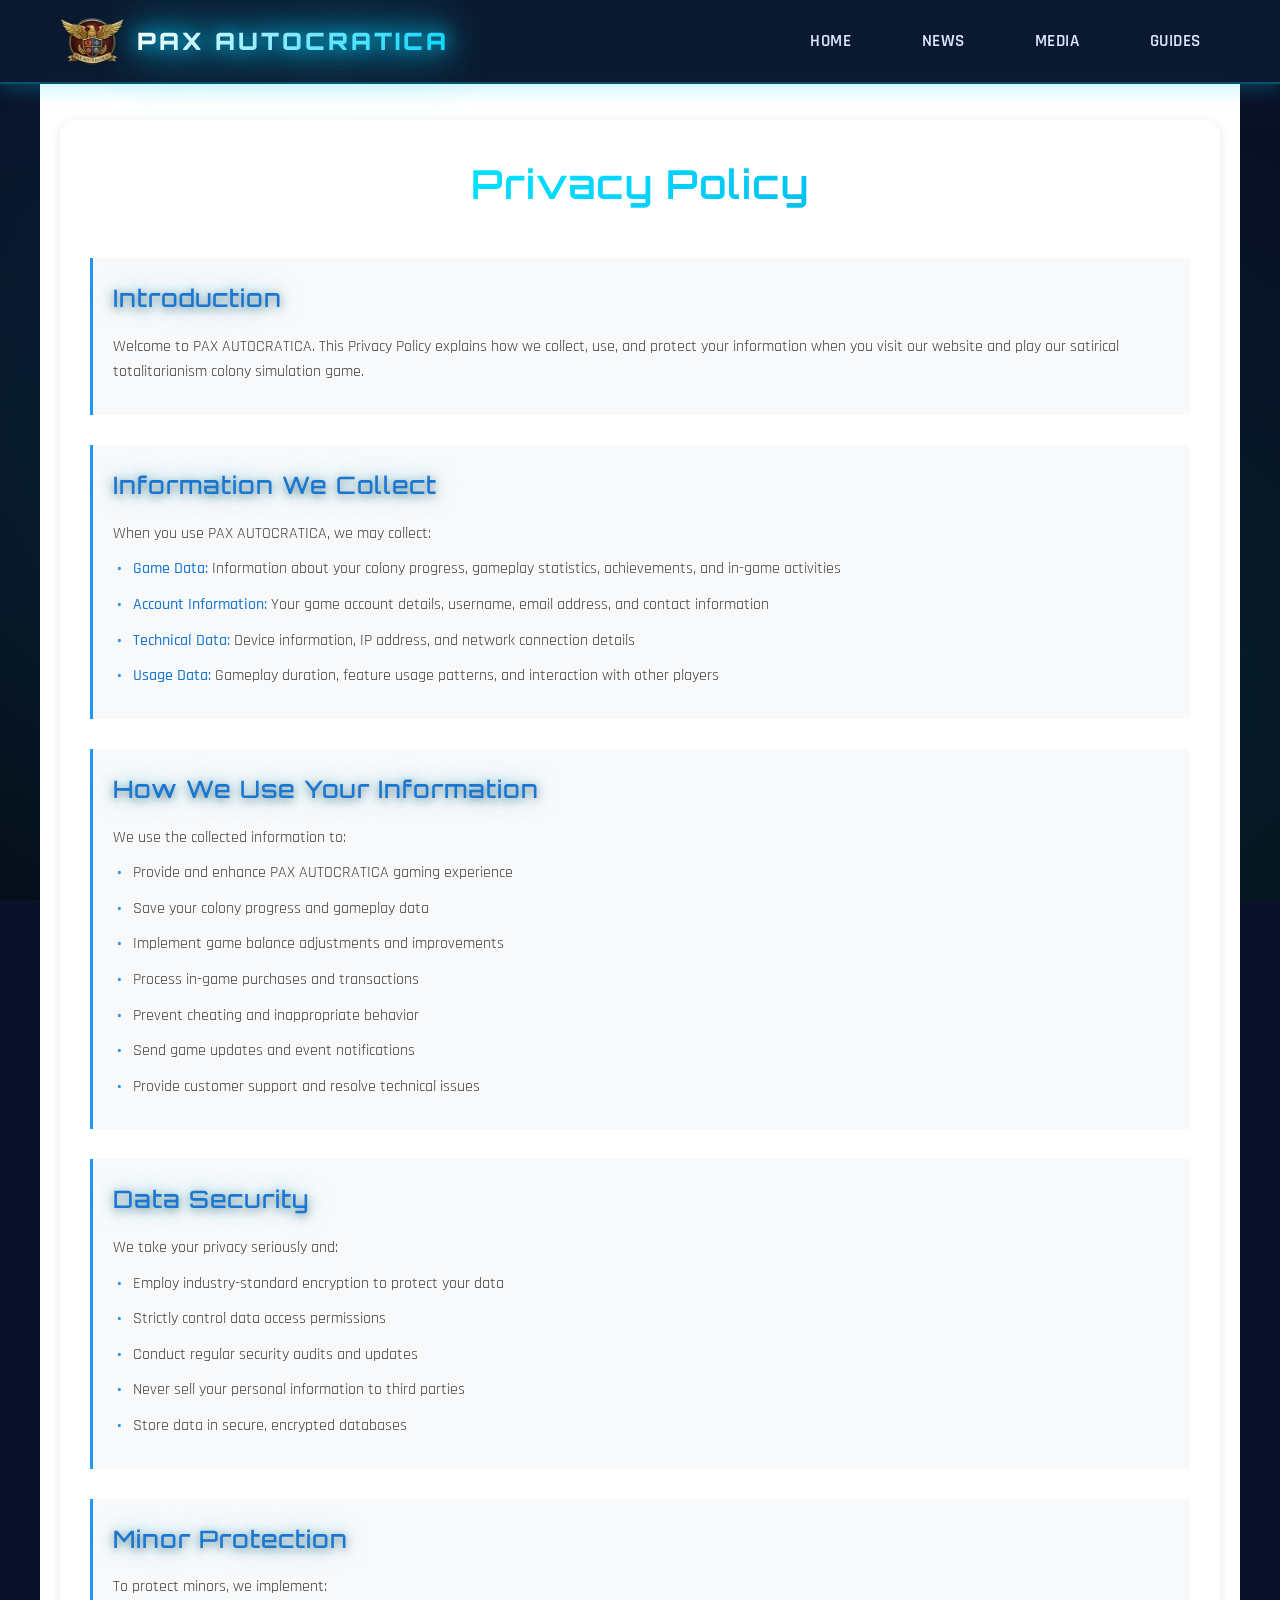
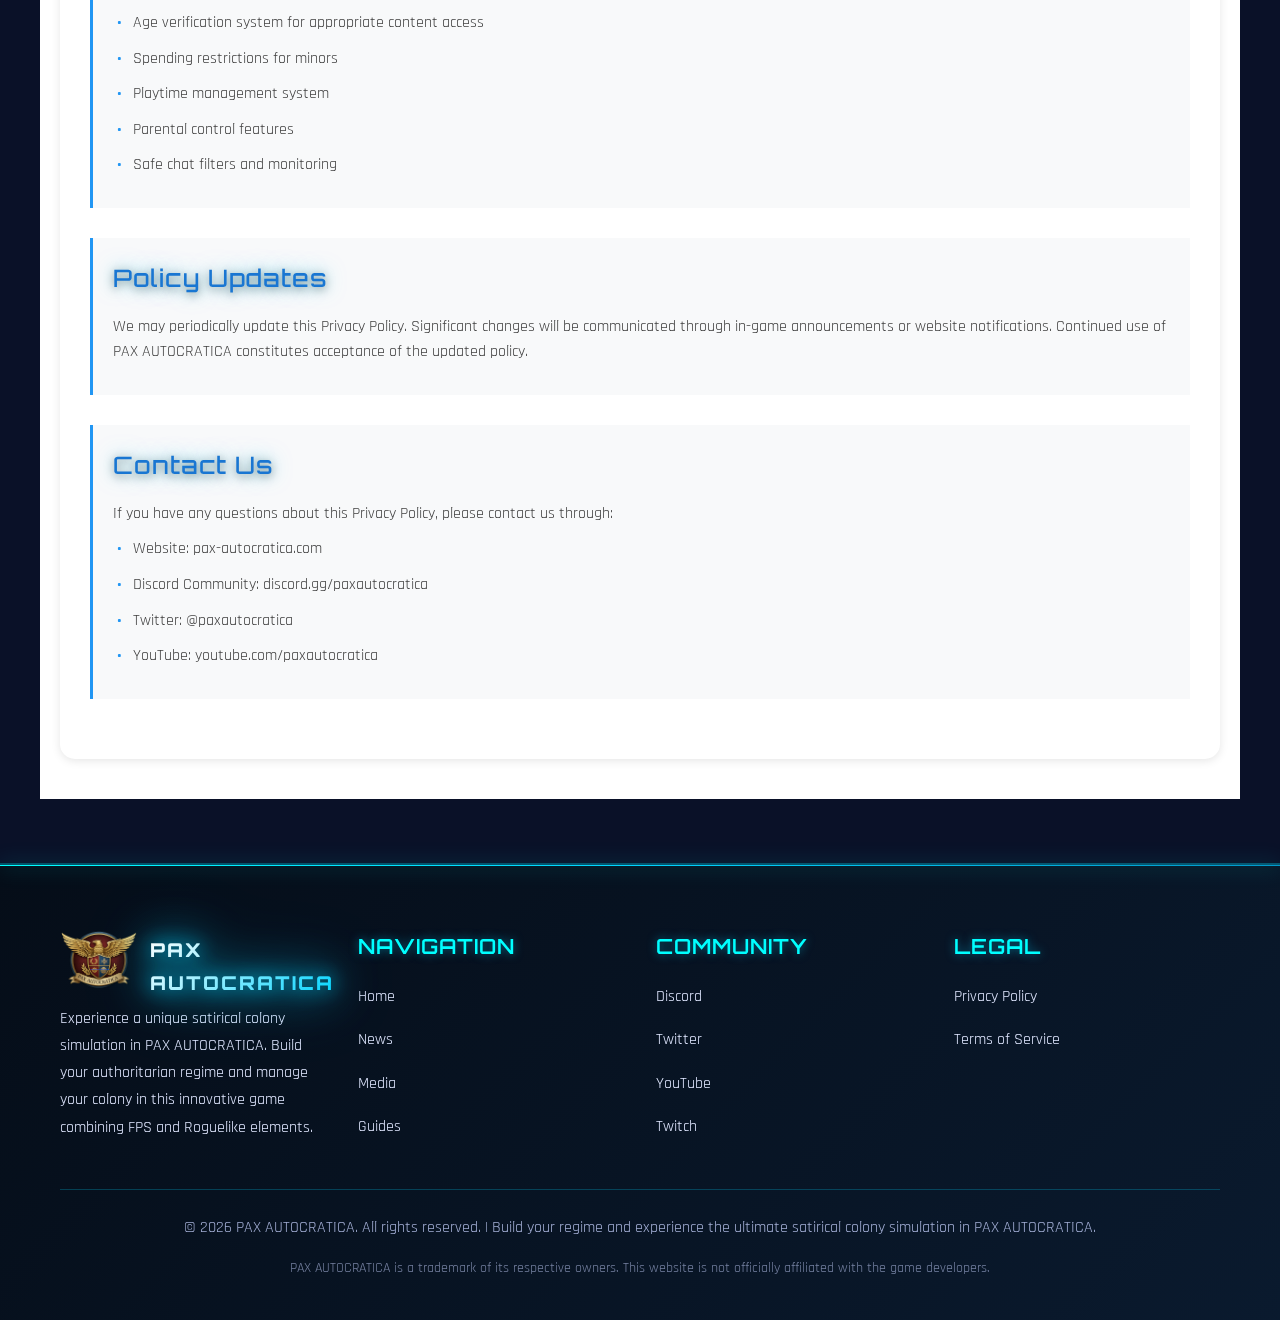
<file: privacy-policy.html>
<!DOCTYPE html>
<html lang="en">
<head>
    <meta charset="UTF-8">
    <meta name="viewport" content="width=device-width, initial-scale=1.0">
    <title>Privacy Policy - PAX AUTOCRATICA</title>
    <meta name="description" content="Privacy Policy for PAX AUTOCRATICA - Learn about how we handle and protect your data">
    <meta name="keywords" content="PAX AUTOCRATICA privacy policy, game privacy, data protection, PAX AUTOCRATICA data policy">
    
    <!-- Open Graph / Facebook -->
    <meta property="og:type" content="website">
    <meta property="og:url" content="https://pax-autocratica.com/privacy-policy">
    <meta property="og:title" content="Privacy Policy - PAX AUTOCRATICA">
    <meta property="og:description" content="Privacy Policy for PAX AUTOCRATICA - Learn about how we handle and protect your data">
    <meta property="og:image" content="https://pax-autocratica.com/static/logo.png">
    <meta property="og:site_name" content="PAX AUTOCRATICA">
    <meta property="og:locale" content="en_US">
    
    <!-- Twitter -->
    <meta name="twitter:card" content="summary_large_image">
    <meta name="twitter:url" content="https://pax-autocratica.com/privacy-policy">
    <meta name="twitter:title" content="Privacy Policy - PAX AUTOCRATICA">
    <meta name="twitter:description" content="Privacy Policy for PAX AUTOCRATICA - Learn about how we handle and protect your data">
    <meta name="twitter:image" content="https://pax-autocratica.com/static/logo.png">
    
    <!-- Favicon -->
    <link rel="icon" type="image/x-icon" href="https://pax-autocratica.com/static/favicon.ico">
    <link rel="shortcut icon" type="image/x-icon" href="https://pax-autocratica.com/static/favicon.ico">
    <link rel="apple-touch-icon" sizes="180x180" href="https://pax-autocratica.com/static/logo.png">
    <link rel="icon" type="image/png" sizes="32x32" href="https://pax-autocratica.com/static/logo.png">
    <link rel="icon" type="image/png" sizes="16x16" href="https://pax-autocratica.com/static/logo.png">
    
    <!-- Canonical -->
    <link rel="canonical" href="https://pax-autocratica.com/privacy-policy">
    
    <!-- Styles -->
    <link rel="stylesheet" href="static/base.css?v=1.0.0">
    
    <!-- Microsoft Validation -->
    <meta name="msvalidate.01" content="B362957FC36C5EDDD6079B6D78330424">
    
    <!-- IndexNow -->
    <meta name="yandex-verification" content="b95b8c32fb2905c9" />
    <meta name="IndexNow-Key" content="B362957FC36C5EDDD6079B6D78330424">
    <meta name="IndexNow-Url" content="https://pax-autocratica.com/privacy-policy">
    
    <!-- Google Analytics -->
    <!-- Google tag (gtag.js) -->
    <script async src="https://www.googletagmanager.com/gtag/js?id=G-CDFZLSQVMZ"></script>
    <script>
    window.dataLayer = window.dataLayer || [];
    function gtag(){dataLayer.push(arguments);}
    gtag('js', new Date());
    gtag('config', 'G-CDFZLSQVMZ');
    </script>
    <style>
        .section-container {
            max-width: 1200px;
            margin: 0 auto;
            padding: 40px 20px;
            background: #ffffff;
            min-height: calc(100vh - 200px);
        }

        .privacy-content {
            background: #ffffff;
            border-radius: 15px;
            padding: 30px;
            box-shadow: 0 2px 10px rgba(0, 0, 0, 0.1);
        }

        .privacy-content h1 {
            color: #333333;
            text-align: center;
            font-size: 2.5em;
            margin-bottom: 40px;
            font-weight: 600;
        }

        .privacy-section {
            margin-bottom: 30px;
            padding: 20px;
            border-left: 3px solid #2196F3;
            background: #f8f9fa;
        }

        .privacy-section h2 {
            color: #1976D2;
            font-size: 1.5em;
            margin-bottom: 15px;
            font-weight: 500;
        }

        .privacy-section p, 
        .privacy-section li {
            color: #424242;
            line-height: 1.6;
            margin-bottom: 10px;
        }

        .privacy-section ul {
            list-style-type: none;
            padding-left: 20px;
        }

        .privacy-section li::before {
            content: "•";
            color: #2196F3;
            font-weight: bold;
            display: inline-block;
            width: 1em;
            margin-left: -1em;
        }

        .privacy-section strong {
            color: #1976D2;
            font-weight: 500;
        }

        @media (max-width: 768px) {
            .section-container {
                padding: 20px 15px;
            }

            .privacy-content {
                padding: 20px;
            }

            .privacy-content h1 {
                font-size: 1.8rem;
                margin-bottom: 30px;
            }

            .privacy-section {
                padding: 15px;
            }

            .privacy-section h2 {
                font-size: 1.3rem;
            }
        }

        @media (max-width: 480px) {
            .privacy-content h1 {
                font-size: 1.5rem;
            }

            .privacy-section h2 {
                font-size: 1.1rem;
            }
        }
    </style>
</head>
<body>
    <header>
        <div class="container">
            <nav>
                <div class="logo">
                    <img src="static/logo.png" alt="PAX AUTOCRATICA Logo">
                    <span class="logo-text">PAX AUTOCRATICA</span>
                </div>
                <button class="mobile-menu-btn">
                    <span></span>
                    <span></span>
                    <span></span>
                </button>
                <ul>
                    <li><a href="/">Home</a></li>
                    <li><a href="/news">News</a></li>
                    <li><a href="/media">Media</a></li>
                    <li><a href="/guides">Guides</a></li>
                </ul>
            </nav>
        </div>
        <div class="mobile-menu">
            <button class="close-menu">&times;</button>
            <ul>
                <li><a href="/">Home</a></li>
                <li><a href="/news">News</a></li>
                <li><a href="/media">Media</a></li>
                <li><a href="/map">Map</a></li>
                <li><a href="/weapons">Weapons</a></li>
                <li><a href="/awakeners">Awakeners</a></li>
            </ul>
        </div>
    </header>

<main>
    <div class="section-container">
        <div class="privacy-content">
            <h1>Privacy Policy</h1>
            
            <div class="privacy-section">
                <h2>Introduction</h2>
                <p>Welcome to PAX AUTOCRATICA. This Privacy Policy explains how we collect, use, and protect your information when you visit our website and play our satirical totalitarianism colony simulation game.</p>
            </div>

            <div class="privacy-section">
                <h2>Information We Collect</h2>
                <p>When you use PAX AUTOCRATICA, we may collect:</p>
                <ul>
                    <li><strong>Game Data:</strong> Information about your colony progress, gameplay statistics, achievements, and in-game activities</li>
                    <li><strong>Account Information:</strong> Your game account details, username, email address, and contact information</li>
                    <li><strong>Technical Data:</strong> Device information, IP address, and network connection details</li>
                    <li><strong>Usage Data:</strong> Gameplay duration, feature usage patterns, and interaction with other players</li>
                </ul>
            </div>

            <div class="privacy-section">
                <h2>How We Use Your Information</h2>
                <p>We use the collected information to:</p>
                <ul>
                    <li>Provide and enhance PAX AUTOCRATICA gaming experience</li>
                    <li>Save your colony progress and gameplay data</li>
                    <li>Implement game balance adjustments and improvements</li>
                    <li>Process in-game purchases and transactions</li>
                    <li>Prevent cheating and inappropriate behavior</li>
                    <li>Send game updates and event notifications</li>
                    <li>Provide customer support and resolve technical issues</li>
                </ul>
            </div>

            <div class="privacy-section">
                <h2>Data Security</h2>
                <p>We take your privacy seriously and:</p>
                <ul>
                    <li>Employ industry-standard encryption to protect your data</li>
                    <li>Strictly control data access permissions</li>
                    <li>Conduct regular security audits and updates</li>
                    <li>Never sell your personal information to third parties</li>
                    <li>Store data in secure, encrypted databases</li>
                </ul>
            </div>

            <div class="privacy-section">
                <h2>Minor Protection</h2>
                <p>To protect minors, we implement:</p>
                <ul>
                    <li>Age verification system for appropriate content access</li>
                    <li>Spending restrictions for minors</li>
                    <li>Playtime management system</li>
                    <li>Parental control features</li>
                    <li>Safe chat filters and monitoring</li>
                </ul>
            </div>

            <div class="privacy-section">
                <h2>Policy Updates</h2>
                <p>We may periodically update this Privacy Policy. Significant changes will be communicated through in-game announcements or website notifications. Continued use of PAX AUTOCRATICA constitutes acceptance of the updated policy.</p>
            </div>

            <div class="privacy-section">
                <h2>Contact Us</h2>
                <p>If you have any questions about this Privacy Policy, please contact us through:</p>
                <ul>
                    <li>Website: pax-autocratica.com</li>
                    <li>Discord Community: discord.gg/paxautocratica</li>
                    <li>Twitter: @paxautocratica</li>
                    <li>YouTube: youtube.com/paxautocratica</li>
                </ul>
            </div>
        </div>
    </div>
</main>

<footer>
    <div class="container">
        <div class="footer-content">
            <div class="footer-logo">
                <div class="logo">
                    <img src="static/logo.png" alt="PAX AUTOCRATICA Logo">
                    <span class="logo-text">PAX AUTOCRATICA</span>
                </div>
                <p>Experience a unique satirical colony simulation in PAX AUTOCRATICA. Build your authoritarian regime and manage your colony in this innovative game combining FPS and Roguelike elements.</p>
            </div>
            <div class="footer-links">
                <h3>Navigation</h3>
                <ul>
                    <li><a href="/">Home</a></li>
                    <li><a href="/news">News</a></li>
                    <li><a href="/media">Media</a></li>
                    <li><a href="/guides">Guides</a></li>
                </ul>
            </div>
            <div class="footer-links">
                <h3>Community</h3>
                <ul>
                    <li><a href="https://discord.gg/paxautocratica" target="_blank" rel="noopener">Discord</a></li>
                    <li><a href="https://twitter.com/paxautocratica" target="_blank" rel="noopener">Twitter</a></li>
                    <li><a href="https://www.youtube.com/paxautocratica" target="_blank" rel="noopener">YouTube</a></li>
                    <li><a href="https://www.twitch.tv/paxautocratica" target="_blank" rel="noopener">Twitch</a></li>
                </ul>
            </div>
            <div class="footer-links">
                <h3>Legal</h3>
                <ul>
                    <li><a href="/privacy-policy">Privacy Policy</a></li>
                    <li><a href="/terms-of-service">Terms of Service</a></li>
                </ul>
            </div>
        </div>
        <div class="footer-bottom">
            <p>© 2026 PAX AUTOCRATICA. All rights reserved. | Build your regime and experience the ultimate satirical colony simulation in PAX AUTOCRATICA.</p>
            <p style="margin-top: 0.5rem; font-size: 0.85rem; opacity: 0.7;">
                PAX AUTOCRATICA is a trademark of its respective owners. This website is not officially affiliated with the game developers.
            </p>
        </div>
    </div>
</footer>
<script>
    // Mobile Menu
    const mobileMenuBtn = document.querySelector('.mobile-menu-btn');
    const mobileMenu = document.querySelector('.mobile-menu');
    const closeMenu = document.querySelector('.close-menu');

    mobileMenuBtn.addEventListener('click', () => {
        mobileMenu.classList.add('active');
    });

    closeMenu.addEventListener('click', () => {
        mobileMenu.classList.remove('active');
    });

    // Close mobile menu when clicking on a link
    document.querySelectorAll('.mobile-menu a').forEach(link => {
        link.addEventListener('click', () => {
            mobileMenu.classList.remove('active');
        });
    });

    // Add scroll effect to header
    window.addEventListener('scroll', () => {
        const header = document.querySelector('header');
        if (window.scrollY > 100) {
            header.style.background = 'rgba(10, 26, 46, 0.98)';
        } else {
            header.style.background = 'rgba(10, 26, 46, 0.95)';
        }
    });
</script>
</body>
</html>
</file>
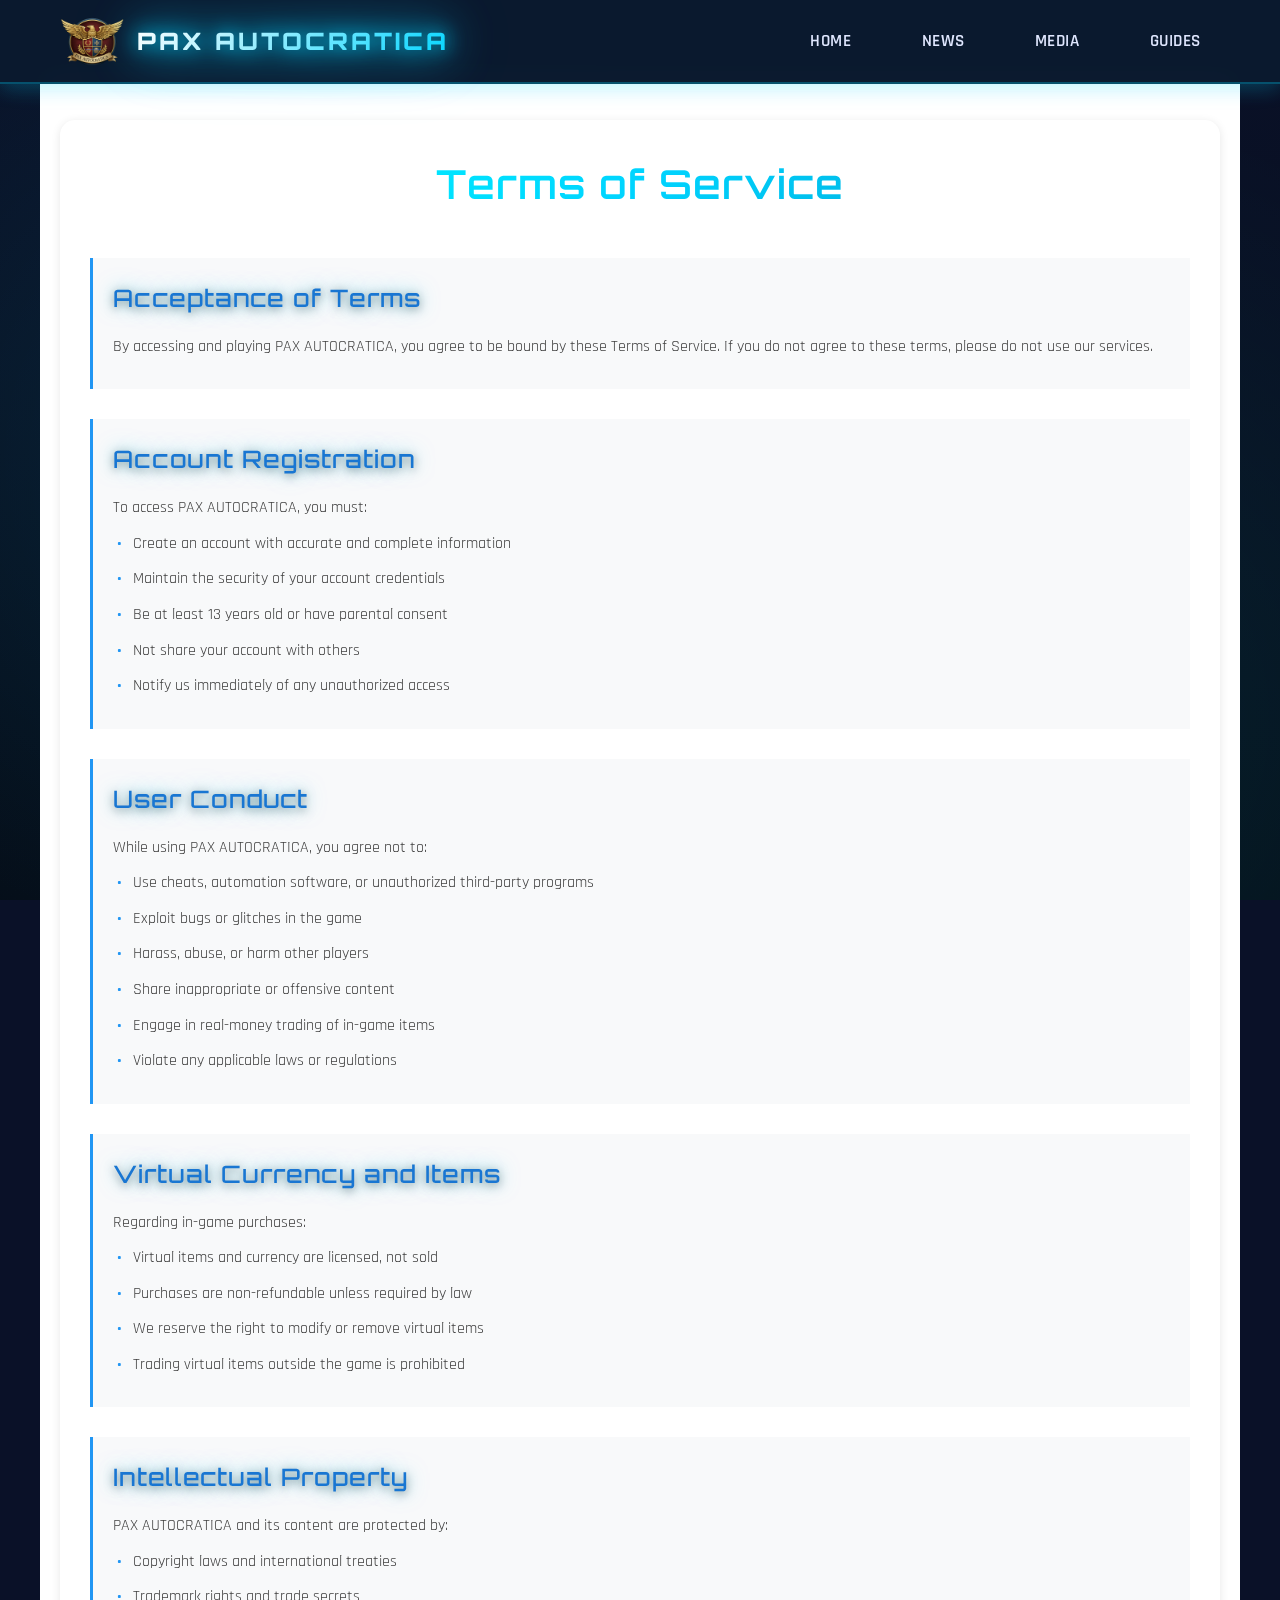
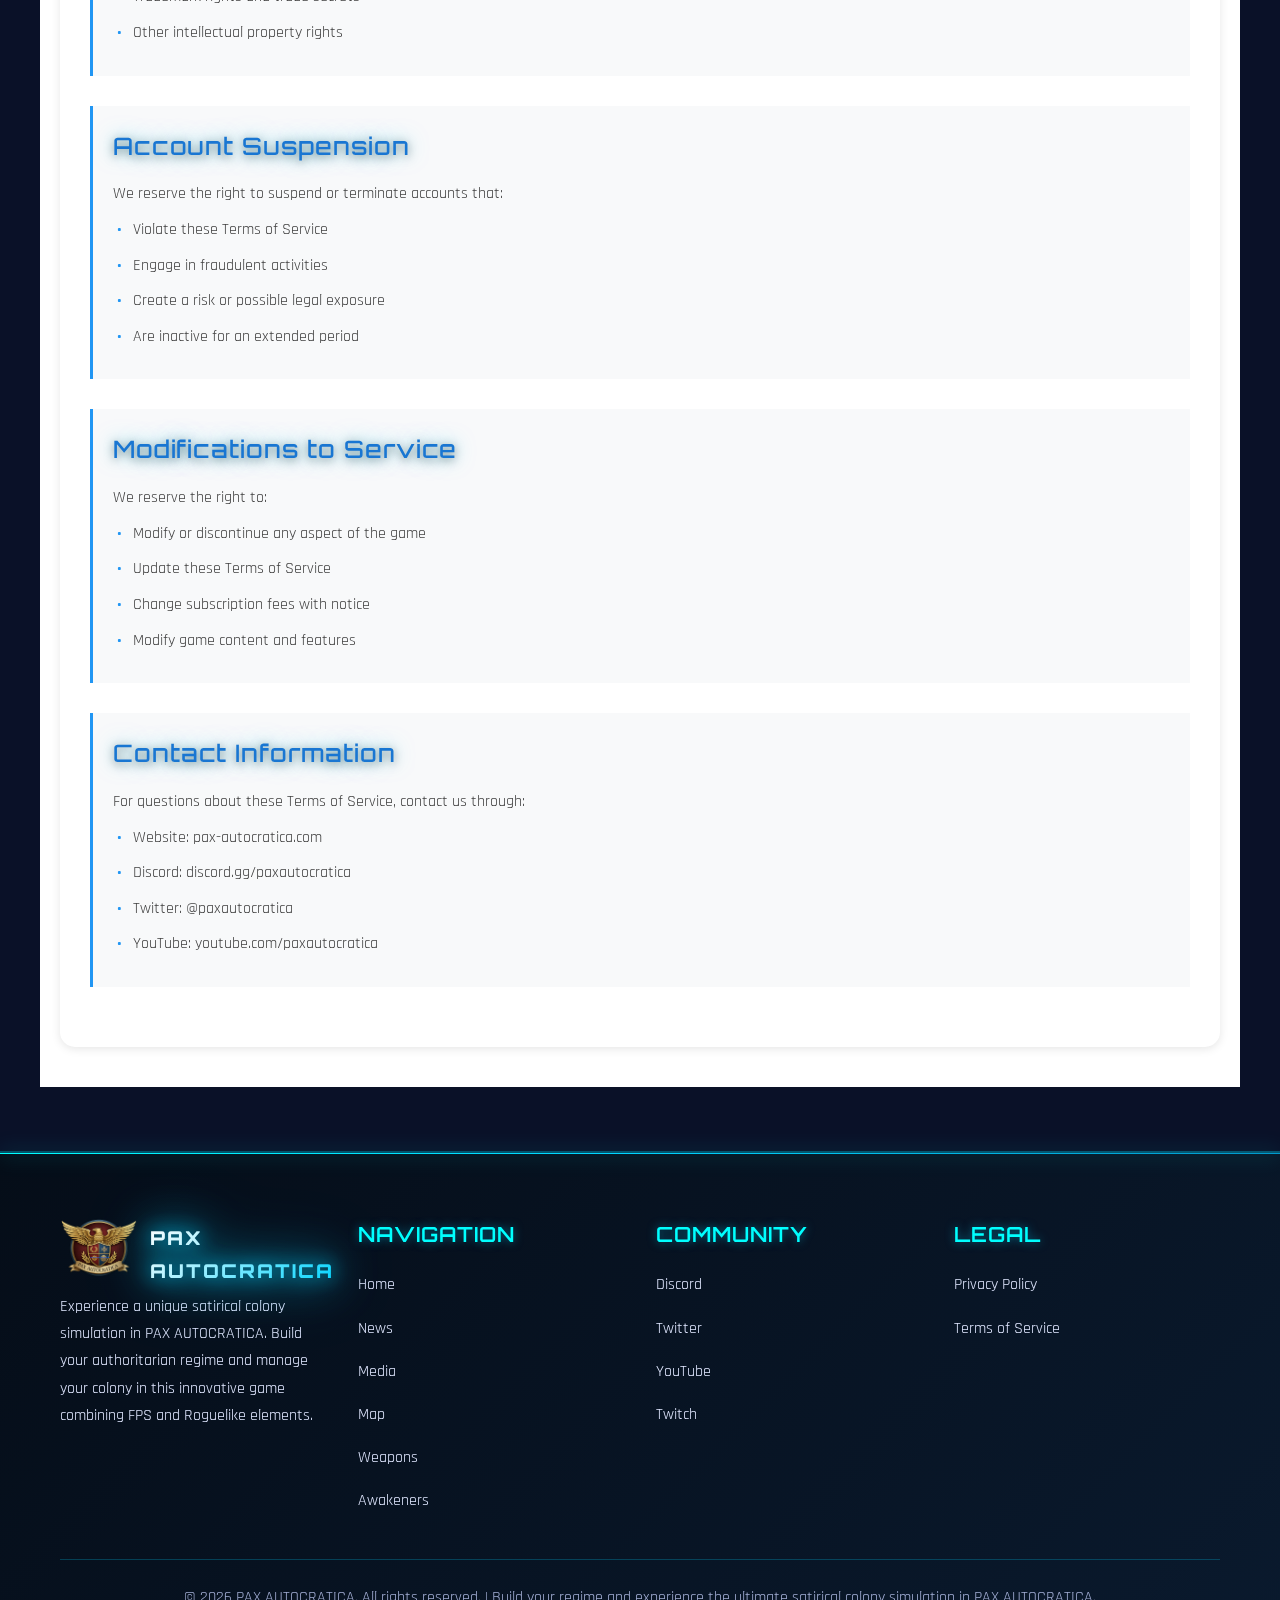
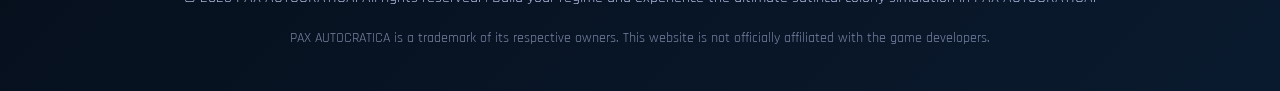
<file: terms-of-service.html>
<!DOCTYPE html>
<html lang="en">
<head>
    <meta charset="UTF-8">
    <meta name="viewport" content="width=device-width, initial-scale=1.0">
    <title>Terms of Service - PAX AUTOCRATICA</title>
    <meta name="description" content="Terms of Service for PAX AUTOCRATICA - Read about our game rules, user agreements, and policies">
    <meta name="keywords" content="PAX AUTOCRATICA terms of service, PAX AUTOCRATICA rules, PAX AUTOCRATICA user agreement">
    
    <!-- Open Graph / Facebook -->
    <meta property="og:type" content="website">
    <meta property="og:url" content="https://pax-autocratica.com/terms-of-service">
    <meta property="og:title" content="Terms of Service - PAX AUTOCRATICA">
    <meta property="og:description" content="Terms of Service for PAX AUTOCRATICA - Read about our game rules, user agreements, and policies">
    <meta property="og:image" content="https://pax-autocratica.com/static/logo.png">
    <meta property="og:site_name" content="PAX AUTOCRATICA">
    <meta property="og:locale" content="en_US">
    
    <!-- Twitter -->
    <meta name="twitter:card" content="summary_large_image">
    <meta name="twitter:url" content="https://pax-autocratica.com/terms-of-service">
    <meta name="twitter:title" content="Terms of Service - PAX AUTOCRATICA">
    <meta name="twitter:description" content="Terms of Service for PAX AUTOCRATICA - Read about our game rules, user agreements, and policies">
    <meta name="twitter:image" content="https://pax-autocratica.com/static/logo.png">
    
    <!-- Favicon -->
    <link rel="icon" type="image/x-icon" href="https://pax-autocratica.com/static/favicon.ico">
    <link rel="shortcut icon" type="image/x-icon" href="https://pax-autocratica.com/static/favicon.ico">
    <link rel="apple-touch-icon" sizes="180x180" href="https://pax-autocratica.com/static/logo.png">
    <link rel="icon" type="image/png" sizes="32x32" href="https://pax-autocratica.com/static/logo.png">
    <link rel="icon" type="image/png" sizes="16x16" href="https://pax-autocratica.com/static/logo.png">
    
    <!-- Canonical -->
    <link rel="canonical" href="https://pax-autocratica.com/terms-of-service">
    
    <!-- Styles -->
    <link rel="stylesheet" href="static/base.css?v=1.0.0">
    
    <!-- Microsoft Validation -->
    <meta name="msvalidate.01" content="B362957FC36C5EDDD6079B6D78330424">
    
    <!-- IndexNow -->
    <meta name="yandex-verification" content="b95b8c32fb2905c9" />
    <meta name="IndexNow-Key" content="B362957FC36C5EDDD6079B6D78330424">
    <meta name="IndexNow-Url" content="https://pax-autocratica.com/terms-of-service">
    
    <!-- Google Analytics -->
    <!-- Google tag (gtag.js) -->
    <script async src="https://www.googletagmanager.com/gtag/js?id=G-CDFZLSQVMZ"></script>
    <script>
    window.dataLayer = window.dataLayer || [];
    function gtag(){dataLayer.push(arguments);}
    gtag('js', new Date());
    gtag('config', 'G-CDFZLSQVMZ');
    </script>
    <style>
        .section-container {
            max-width: 1200px;
            margin: 0 auto;
            padding: 40px 20px;
            background: #ffffff;
            min-height: calc(100vh - 200px);
        }

        .terms-content {
            background: #ffffff;
            border-radius: 15px;
            padding: 30px;
            box-shadow: 0 2px 10px rgba(0, 0, 0, 0.1);
        }

        .terms-content h1 {
            color: #333333;
            text-align: center;
            font-size: 2.5em;
            margin-bottom: 40px;
            font-weight: 600;
        }

        .terms-section {
            margin-bottom: 30px;
            padding: 20px;
            border-left: 3px solid #2196F3;
            background: #f8f9fa;
        }

        .terms-section h2 {
            color: #1976D2;
            font-size: 1.5em;
            margin-bottom: 15px;
            font-weight: 500;
        }

        .terms-section p, 
        .terms-section li {
            color: #424242;
            line-height: 1.6;
            margin-bottom: 10px;
        }

        .terms-section ul {
            list-style-type: none;
            padding-left: 20px;
        }

        .terms-section li::before {
            content: "•";
            color: #2196F3;
            font-weight: bold;
            display: inline-block;
            width: 1em;
            margin-left: -1em;
        }

        .terms-section strong {
            color: #1976D2;
            font-weight: 500;
        }

        @media (max-width: 768px) {
            .section-container {
                padding: 20px 15px;
            }

            .terms-content {
                padding: 20px;
            }

            .terms-content h1 {
                font-size: 1.8rem;
                margin-bottom: 30px;
            }

            .terms-section {
                padding: 15px;
            }

            .terms-section h2 {
                font-size: 1.3rem;
            }
        }

        @media (max-width: 480px) {
            .terms-content h1 {
                font-size: 1.5rem;
            }

            .terms-section h2 {
                font-size: 1.1rem;
            }
        }
    </style>
</head>
<body>
    <header>
        <div class="container">
            <nav>
                <div class="logo">
                    <img src="static/logo.png" alt="PAX AUTOCRATICA Logo">
                    <span class="logo-text">PAX AUTOCRATICA</span>
                </div>
                <button class="mobile-menu-btn">
                    <span></span>
                    <span></span>
                    <span></span>
                </button>
                <ul>
                    <li><a href="/">Home</a></li>
                    <li><a href="/news">News</a></li>
                    <li><a href="/media">Media</a></li>
                    <li><a href="/guides">Guides</a></li>
                </ul>
            </nav>
        </div>
        <div class="mobile-menu">
            <button class="close-menu">&times;</button>
            <ul>
                <li><a href="/">Home</a></li>
                <li><a href="/news">News</a></li>
                <li><a href="/media">Media</a></li>
                <li><a href="/map">Map</a></li>
                <li><a href="/weapons">Weapons</a></li>
                <li><a href="/awakeners">Awakeners</a></li>
            </ul>
        </div>
    </header>

    <main>
        <div class="section-container">
            <div class="terms-content">
                <h1>Terms of Service</h1>
                
                <div class="terms-section">
                    <h2>Acceptance of Terms</h2>
                    <p>By accessing and playing PAX AUTOCRATICA, you agree to be bound by these Terms of Service. If you do not agree to these terms, please do not use our services.</p>
                </div>

                <div class="terms-section">
                    <h2>Account Registration</h2>
                    <p>To access PAX AUTOCRATICA, you must:</p>
                    <ul>
                        <li>Create an account with accurate and complete information</li>
                        <li>Maintain the security of your account credentials</li>
                        <li>Be at least 13 years old or have parental consent</li>
                        <li>Not share your account with others</li>
                        <li>Notify us immediately of any unauthorized access</li>
                    </ul>
                </div>

                <div class="terms-section">
                    <h2>User Conduct</h2>
                    <p>While using PAX AUTOCRATICA, you agree not to:</p>
                    <ul>
                        <li>Use cheats, automation software, or unauthorized third-party programs</li>
                        <li>Exploit bugs or glitches in the game</li>
                        <li>Harass, abuse, or harm other players</li>
                        <li>Share inappropriate or offensive content</li>
                        <li>Engage in real-money trading of in-game items</li>
                        <li>Violate any applicable laws or regulations</li>
                    </ul>
                </div>

                <div class="terms-section">
                    <h2>Virtual Currency and Items</h2>
                    <p>Regarding in-game purchases:</p>
                    <ul>
                        <li>Virtual items and currency are licensed, not sold</li>
                        <li>Purchases are non-refundable unless required by law</li>
                        <li>We reserve the right to modify or remove virtual items</li>
                        <li>Trading virtual items outside the game is prohibited</li>
                    </ul>
                </div>

                <div class="terms-section">
                    <h2>Intellectual Property</h2>
                    <p>PAX AUTOCRATICA and its content are protected by:</p>
                    <ul>
                        <li>Copyright laws and international treaties</li>
                        <li>Trademark rights and trade secrets</li>
                        <li>Other intellectual property rights</li>
                    </ul>
                </div>

                <div class="terms-section">
                    <h2>Account Suspension</h2>
                    <p>We reserve the right to suspend or terminate accounts that:</p>
                    <ul>
                        <li>Violate these Terms of Service</li>
                        <li>Engage in fraudulent activities</li>
                        <li>Create a risk or possible legal exposure</li>
                        <li>Are inactive for an extended period</li>
                    </ul>
                </div>

                <div class="terms-section">
                    <h2>Modifications to Service</h2>
                    <p>We reserve the right to:</p>
                    <ul>
                        <li>Modify or discontinue any aspect of the game</li>
                        <li>Update these Terms of Service</li>
                        <li>Change subscription fees with notice</li>
                        <li>Modify game content and features</li>
                    </ul>
                </div>

                <div class="terms-section">
                    <h2>Contact Information</h2>
                    <p>For questions about these Terms of Service, contact us through:</p>
                    <ul>
                        <li>Website: pax-autocratica.com</li>
                        <li>Discord: discord.gg/paxautocratica</li>
                        <li>Twitter: @paxautocratica</li>
                        <li>YouTube: youtube.com/paxautocratica</li>
                    </ul>
                </div>
            </div>
        </div>
    </main>

    <footer>
        <div class="container">
            <div class="footer-content">
                <div class="footer-logo">
                    <div class="logo">
                        <img src="static/logo.png" alt="PAX AUTOCRATICA Logo">
                        <span class="logo-text">PAX AUTOCRATICA</span>
                    </div>
                    <p>Experience a unique satirical colony simulation in PAX AUTOCRATICA. Build your authoritarian regime and manage your colony in this innovative game combining FPS and Roguelike elements.</p>
                </div>
                <div class="footer-links">
                    <h3>Navigation</h3>
                    <ul>
                        <li><a href="/">Home</a></li>
                        <li><a href="/news">News</a></li>
                        <li><a href="/media">Media</a></li>
                        <li><a href="/map">Map</a></li>
                        <li><a href="/weapons">Weapons</a></li>
                        <li><a href="/awakeners">Awakeners</a></li>
                    </ul>
                </div>
                <div class="footer-links">
                    <h3>Community</h3>
                    <ul>
                        <li><a href="https://discord.gg/paxautocratica" target="_blank" rel="noopener">Discord</a></li>
                        <li><a href="https://twitter.com/paxautocratica" target="_blank" rel="noopener">Twitter</a></li>
                        <li><a href="https://www.youtube.com/paxautocratica" target="_blank" rel="noopener">YouTube</a></li>
                        <li><a href="https://www.twitch.tv/paxautocratica" target="_blank" rel="noopener">Twitch</a></li>
                    </ul>
                </div>
                <div class="footer-links">
                    <h3>Legal</h3>
                    <ul>
                        <li><a href="/privacy-policy">Privacy Policy</a></li>
                        <li><a href="/terms-of-service">Terms of Service</a></li>
                    </ul>
                </div>
            </div>
            <div class="footer-bottom">
                <p>© 2026 PAX AUTOCRATICA. All rights reserved. | Build your regime and experience the ultimate satirical colony simulation in PAX AUTOCRATICA.</p>
                <p style="margin-top: 0.5rem; font-size: 0.85rem; opacity: 0.7;">
                    PAX AUTOCRATICA is a trademark of its respective owners. This website is not officially affiliated with the game developers.
                </p>
            </div>
        </div>
    </footer>
<script>
    // Mobile Menu
    const mobileMenuBtn = document.querySelector('.mobile-menu-btn');
    const mobileMenu = document.querySelector('.mobile-menu');
    const closeMenu = document.querySelector('.close-menu');

    mobileMenuBtn.addEventListener('click', () => {
        mobileMenu.classList.add('active');
    });

    closeMenu.addEventListener('click', () => {
        mobileMenu.classList.remove('active');
    });

    // Close mobile menu when clicking on a link
    document.querySelectorAll('.mobile-menu a').forEach(link => {
        link.addEventListener('click', () => {
            mobileMenu.classList.remove('active');
        });
    });

    // Add scroll effect to header
    window.addEventListener('scroll', () => {
        const header = document.querySelector('header');
        if (window.scrollY > 100) {
            header.style.background = 'rgba(10, 26, 46, 0.98)';
        } else {
            header.style.background = 'rgba(10, 26, 46, 0.95)';
        }
    });
</script>
</body>
</html>
</file>
<file: static/base.css>
/* PAX AUTOCRATICA Website - Deep Blue Gaming Theme */

@import url('https://fonts.googleapis.com/css2?family=Orbitron:wght@400;500;600;700;800;900&family=Rajdhani:wght@300;400;500;600;700&display=swap');

:root {
    /* Deep Blue Gaming Color Scheme */
    --primary-color: #0a1a2e;        /* Deep navy */
    --secondary-color: #16213e;      /* Dark blue-gray */
    --accent-color: #00d4ff;         /* Cyan neon */
    --accent-glow: #00ffff;          /* Bright cyan */
    --light-accent: #64ffda;         /* Light cyan */
    --dark-accent: #050d18;          /* Almost black */
    --bg-color: #0a1128;             /* Deep dark blue background */
    --bg-secondary: #16213e;         /* Secondary dark blue */
    --text-color: #e0e7ff;           /* Light blue-white text */
    --text-light: #c7d2fe;           /* Lighter text */
    --menu-bg: rgba(10, 26, 46, 0.98); /* Dark menu background */
    --border-color: rgba(0, 212, 255, 0.3); /* Cyan border */
    --shadow-color: rgba(0, 212, 255, 0.2); /* Cyan shadow */
    --shadow-glow: rgba(0, 212, 255, 0.4); /* Glowing shadow */
    --gradient-primary: linear-gradient(135deg, #0a1a2e 0%, #16213e 50%, #1a237e 100%);
    --gradient-secondary: linear-gradient(135deg, #00d4ff 0%, #0099cc 100%);
    --gradient-dark: linear-gradient(135deg, #050d18 0%, #0a1a2e 100%);
    --gradient-neon: linear-gradient(135deg, #00ffff 0%, #00d4ff 50%, #0099cc 100%);
}

* {
    margin: 0;
    padding: 0;
    box-sizing: border-box;
}

body {
    font-family: 'Rajdhani', 'Segoe UI', Tahoma, Geneva, Verdana, sans-serif;
    line-height: 1.7;
    color: var(--text-color);
    background: var(--bg-color);
    background-image: 
        radial-gradient(circle at 20% 50%, rgba(0, 212, 255, 0.1) 0%, transparent 50%),
        radial-gradient(circle at 80% 80%, rgba(0, 255, 255, 0.08) 0%, transparent 50%),
        linear-gradient(180deg, var(--bg-color) 0%, var(--dark-accent) 100%);
    background-attachment: fixed;
    min-height: 100vh;
}

.container {
    max-width: 1200px;
    margin: 0 auto;
    padding: 0 20px;
}

/* Header Styles */
header {
    background: var(--menu-bg);
    backdrop-filter: blur(15px) saturate(180%);
    position: fixed;
    top: 0;
    left: 0;
    right: 0;
    z-index: 1000;
    border-bottom: 2px solid var(--border-color);
    box-shadow: 0 4px 20px rgba(0, 212, 255, 0.2), 0 0 30px rgba(0, 212, 255, 0.1);
}

nav {
    display: flex;
    justify-content: space-between;
    align-items: center;
    padding: 1rem 0;
}

.logo {
    display: flex;
    align-items: center;
    gap: 0.8rem;
}

.logo img {
    height: 50px;
    width: auto;
}

.logo-text {
    font-family: 'Orbitron', sans-serif;
    font-size: 1.5rem;
    font-weight: 900;
    text-transform: uppercase;
    letter-spacing: 3px;
    background: linear-gradient(135deg, #ffffff 0%, #00d4ff 100%);
    -webkit-background-clip: text;
    -webkit-text-fill-color: transparent;
    background-clip: text;
    position: relative;
    filter: drop-shadow(0 0 10px rgba(0, 212, 255, 1)) 
            drop-shadow(0 0 20px rgba(0, 212, 255, 0.6))
            drop-shadow(0 0 30px rgba(0, 212, 255, 0.3));
    animation: logoGlow 2s ease-in-out infinite alternate;
}

@keyframes logoGlow {
    from {
        filter: drop-shadow(0 0 8px rgba(0, 212, 255, 0.8)) 
                drop-shadow(0 0 15px rgba(0, 212, 255, 0.4))
                drop-shadow(0 0 25px rgba(0, 212, 255, 0.2));
    }
    to {
        filter: drop-shadow(0 0 15px rgba(0, 212, 255, 1)) 
                drop-shadow(0 0 30px rgba(0, 212, 255, 0.6))
                drop-shadow(0 0 45px rgba(0, 212, 255, 0.3));
    }
}

nav ul {
    display: flex;
    list-style: none;
    gap: 2rem;
}

nav ul li a {
    color: var(--text-color);
    text-decoration: none;
    font-weight: 600;
    font-size: 1.05rem;
    letter-spacing: 0.5px;
    text-transform: uppercase;
    transition: all 0.3s ease;
    padding: 0.6rem 1.2rem;
    border-radius: 6px;
    position: relative;
}

nav ul li a::before {
    content: '';
    position: absolute;
    bottom: 0;
    left: 50%;
    width: 0;
    height: 2px;
    background: var(--gradient-neon);
    transform: translateX(-50%);
    transition: width 0.3s ease;
}

nav ul li a:hover {
    color: var(--accent-glow);
    background: rgba(0, 212, 255, 0.1);
    text-shadow: 0 0 10px var(--accent-glow);
}

nav ul li a:hover::before {
    width: 80%;
    box-shadow: 0 0 10px var(--accent-glow);
}

nav ul li a.active {
    color: var(--accent-glow);
    background: rgba(0, 212, 255, 0.15);
    text-shadow: 0 0 10px var(--accent-glow);
}

nav ul li a.active::before {
    width: 80%;
}

/* Main Content */
main {
    margin-top: 80px;
}

section {
    padding: 4rem 0;
}

h1, h2, h3, h4, h5, h6 {
    font-family: 'Orbitron', sans-serif;
    margin-bottom: 1rem;
    color: var(--text-light);
    text-shadow: 0 0 20px rgba(0, 212, 255, 0.5), 0 2px 10px rgba(0, 0, 0, 0.5);
    letter-spacing: 1px;
}

h1 {
    font-size: 3.5rem;
    font-weight: 800;
    background: var(--gradient-neon);
    -webkit-background-clip: text;
    -webkit-text-fill-color: transparent;
    background-clip: text;
    text-shadow: none;
}

h2 {
    font-size: 2.8rem;
    font-weight: 700;
    color: var(--accent-glow);
}

h3 {
    font-size: 2rem;
    font-weight: 600;
    color: var(--light-accent);
}

p {
    margin-bottom: 1rem;
    line-height: 1.7;
}

/* Buttons */
.btn {
    display: inline-block;
    padding: 0.9rem 2rem;
    background: var(--gradient-neon);
    color: var(--primary-color);
    text-decoration: none;
    border-radius: 8px;
    font-weight: 700;
    font-size: 1.05rem;
    text-transform: uppercase;
    letter-spacing: 1px;
    transition: all 0.3s ease;
    border: 2px solid transparent;
    cursor: pointer;
    text-align: center;
    position: relative;
    overflow: hidden;
    box-shadow: 0 4px 15px rgba(0, 212, 255, 0.4), 0 0 20px rgba(0, 212, 255, 0.2);
}

.btn::before {
    content: '';
    position: absolute;
    top: 0;
    left: -100%;
    width: 100%;
    height: 100%;
    background: linear-gradient(90deg, transparent, rgba(255, 255, 255, 0.3), transparent);
    transition: left 0.5s ease;
}

.btn:hover::before {
    left: 100%;
}

.btn:hover {
    transform: translateY(-3px);
    box-shadow: 0 6px 25px rgba(0, 212, 255, 0.6), 0 0 30px rgba(0, 255, 255, 0.4);
    background: linear-gradient(135deg, #00ffff 0%, #00d4ff 50%, #0099cc 100%);
}

.btn-secondary {
    background: transparent;
    border: 2px solid var(--accent-color);
    color: var(--accent-glow);
    box-shadow: 0 0 15px rgba(0, 212, 255, 0.3);
}

.btn-secondary:hover {
    background: rgba(0, 212, 255, 0.2);
    border-color: var(--accent-glow);
    color: var(--accent-glow);
    box-shadow: 0 0 25px rgba(0, 255, 255, 0.6);
}

/* Cards */
.card {
    background: var(--bg-secondary);
    border-radius: 15px;
    padding: 2rem;
    box-shadow: 0 8px 30px rgba(0, 0, 0, 0.5), 0 0 20px rgba(0, 212, 255, 0.1);
    border: 1px solid var(--border-color);
    transition: all 0.3s ease;
    position: relative;
    overflow: hidden;
}

.card::before {
    content: '';
    position: absolute;
    top: 0;
    left: 0;
    right: 0;
    height: 2px;
    background: var(--gradient-neon);
    transform: scaleX(0);
    transform-origin: left;
    transition: transform 0.3s ease;
}

.card:hover::before {
    transform: scaleX(1);
}

.card:hover {
    transform: translateY(-8px);
    box-shadow: 0 12px 40px rgba(0, 0, 0, 0.6), 0 0 30px rgba(0, 212, 255, 0.3);
    border-color: var(--accent-color);
}

/* Grid Layouts */
.grid {
    display: grid;
    gap: 2rem;
}

.grid-2 {
    grid-template-columns: repeat(auto-fit, minmax(300px, 1fr));
}

.grid-3 {
    grid-template-columns: repeat(auto-fit, minmax(250px, 1fr));
}

.grid-4 {
    grid-template-columns: repeat(auto-fit, minmax(200px, 1fr));
}

/* Footer */
footer {
    background: var(--gradient-dark);
    color: var(--text-color);
    padding: 4rem 0 1.5rem;
    margin-top: 4rem;
    border-top: 2px solid var(--border-color);
    position: relative;
}

footer::before {
    content: '';
    position: absolute;
    top: 0;
    left: 0;
    right: 0;
    height: 1px;
    background: var(--gradient-neon);
    box-shadow: 0 0 20px var(--accent-glow);
}

.footer-content {
    display: grid;
    grid-template-columns: repeat(auto-fit, minmax(250px, 1fr));
    gap: 2rem;
    margin-bottom: 2rem;
}

.footer-logo img {
    height: 60px;
    width: auto;
    margin-bottom: 1rem;
}

.footer-logo .logo {
    display: flex;
    align-items: center;
    gap: 0.8rem;
}

.footer-logo .logo-text {
    font-size: 1.2rem;
    letter-spacing: 2px;
}

.footer-links h3,
.footer-links .footer-heading {
    color: var(--accent-glow);
    margin-bottom: 1rem;
    font-size: 1.3rem;
    font-family: 'Orbitron', sans-serif;
    font-weight: 600;
    text-transform: uppercase;
    letter-spacing: 1px;
    text-shadow: 0 0 10px rgba(0, 212, 255, 0.5);
}

.footer-links ul {
    list-style: none;
}

.footer-links ul li {
    margin-bottom: 0.6rem;
}

.footer-links ul li a {
    color: var(--text-color);
    text-decoration: none;
    transition: all 0.3s ease;
    display: inline-block;
    padding: 0.2rem 0;
}

.footer-links ul li a:hover {
    color: var(--accent-glow);
    transform: translateX(5px);
    text-shadow: 0 0 10px var(--accent-glow);
}

.footer-bottom {
    border-top: 1px solid var(--border-color);
    padding-top: 1.5rem;
    text-align: center;
    color: var(--text-light);
    opacity: 0.8;
}

/* Dropdown Menu Styles */
nav ul li.dropdown {
    position: relative;
}

nav ul li.dropdown > a::after {
    content: ' ▼';
    font-size: 0.7rem;
    margin-left: 0.3rem;
    transition: transform 0.3s ease;
}

nav ul li.dropdown:hover > a::after {
    transform: rotate(180deg);
}

.dropdown-menu {
    position: absolute;
    top: 100%;
    left: 0;
    background: var(--menu-bg);
    backdrop-filter: blur(15px) saturate(180%);
    min-width: 200px;
    opacity: 0;
    visibility: hidden;
    transform: translateY(-10px);
    transition: all 0.3s ease;
    border: 1px solid var(--border-color);
    border-radius: 8px;
    box-shadow: 0 10px 30px rgba(0, 0, 0, 0.5), 0 0 20px rgba(0, 212, 255, 0.2);
    margin-top: 0.5rem;
    padding: 0.5rem 0;
    z-index: 1001;
}

nav ul li.dropdown:hover .dropdown-menu {
    opacity: 1;
    visibility: visible;
    transform: translateY(0);
}

.dropdown-menu li {
    margin: 0;
}

.dropdown-menu li a {
    display: block;
    padding: 0.8rem 1.5rem;
    color: var(--text-color);
    font-size: 0.95rem;
    border-left: 3px solid transparent;
    transition: all 0.3s ease;
}

.dropdown-menu li a:hover {
    background: rgba(0, 212, 255, 0.15);
    border-left-color: var(--accent-color);
    color: var(--accent-glow);
    text-shadow: 0 0 10px var(--accent-glow);
    transform: translateX(5px);
}

.dropdown-menu li a.active {
    background: rgba(0, 212, 255, 0.2);
    border-left-color: var(--accent-glow);
    color: var(--accent-glow);
}

/* Mobile Menu */
.mobile-menu-btn {
    display: none;
    background: transparent;
    border: 2px solid var(--accent-color);
    color: var(--accent-glow);
    padding: 0.5rem;
    cursor: pointer;
    border-radius: 6px;
    flex-direction: column;
    gap: 4px;
}

.mobile-menu-btn span {
    display: block;
    width: 25px;
    height: 3px;
    background: var(--accent-glow);
    transition: all 0.3s ease;
    box-shadow: 0 0 5px var(--accent-glow);
}

.mobile-menu {
    display: block;
    position: fixed;
    top: 0;
    right: -100%;
    width: 300px;
    height: 100vh;
    background: var(--gradient-dark);
    backdrop-filter: blur(20px);
    z-index: 2000;
    transition: right 0.3s ease;
    border-left: 2px solid var(--border-color);
    box-shadow: -5px 0 30px rgba(0, 0, 0, 0.8);
    padding: 4rem 2rem 2rem;
    overflow-y: auto;
    visibility: hidden;
}

.mobile-menu.active {
    right: 0;
    visibility: visible;
}

.mobile-menu .close-menu {
    position: absolute;
    top: 1rem;
    right: 1rem;
    background: transparent;
    border: 2px solid var(--accent-color);
    color: var(--accent-glow);
    width: 40px;
    height: 40px;
    font-size: 1.5rem;
    cursor: pointer;
    border-radius: 6px;
    display: flex;
    align-items: center;
    justify-content: center;
    transition: all 0.3s ease;
}

.mobile-menu .close-menu:hover {
    background: rgba(0, 212, 255, 0.2);
    box-shadow: 0 0 15px var(--accent-glow);
}

.mobile-menu ul {
    list-style: none;
    padding: 0;
}

.mobile-menu ul li {
    margin-bottom: 1rem;
}

.mobile-menu ul li a {
    color: var(--text-color);
    text-decoration: none;
    font-size: 1.1rem;
    font-weight: 600;
    text-transform: uppercase;
    letter-spacing: 1px;
    padding: 0.8rem 1rem;
    display: block;
    border-left: 3px solid transparent;
    transition: all 0.3s ease;
    border-radius: 6px;
}

.mobile-menu ul li a:hover,
.mobile-menu ul li a.active {
    background: rgba(0, 212, 255, 0.15);
    border-left-color: var(--accent-color);
    color: var(--accent-glow);
    text-shadow: 0 0 10px var(--accent-glow);
    transform: translateX(5px);
}

/* Scrollbar Styling */
::-webkit-scrollbar {
    width: 12px;
}

::-webkit-scrollbar-track {
    background: var(--dark-accent);
}

::-webkit-scrollbar-thumb {
    background: var(--gradient-neon);
    border-radius: 6px;
    border: 2px solid var(--dark-accent);
}

::-webkit-scrollbar-thumb:hover {
    background: var(--accent-glow);
    box-shadow: 0 0 10px var(--accent-glow);
}

/* Responsive Design */
@media (max-width: 768px) {
    .container {
        padding: 0 15px;
    }
    
    header {
        padding: 0;
    }
    
    nav {
        flex-wrap: wrap;
        gap: 0.5rem;
    }
    
    nav > ul {
        display: none;
    }
    
    .mobile-menu-btn {
        display: flex;
    }
    
    .logo {
        gap: 0.5rem;
    }
    
    .logo img {
        height: 40px;
    }
    
    .logo-text {
        font-size: 1rem;
        letter-spacing: 1.5px;
    }
    
    .footer-logo .logo img {
        height: 40px;
    }
    
    .footer-logo .logo-text {
        font-size: 1rem;
        letter-spacing: 1.5px;
    }
    
    .footer-logo p {
        font-size: 0.9rem;
    }
    
    h1 {
        font-size: 2.5rem;
    }
    
    h2 {
        font-size: 2rem;
    }
    
    h3 {
        font-size: 1.5rem;
    }
    
    section {
        padding: 2rem 0;
    }
    
    .grid-2,
    .grid-3,
    .grid-4 {
        grid-template-columns: 1fr;
    }
    
    .footer-content {
        grid-template-columns: 1fr;
        text-align: center;
    }
    
    nav ul li a {
        font-size: 0.95rem;
        padding: 0.5rem 1rem;
    }
}

@media (max-width: 480px) {
    .logo img {
        height: 35px;
    }
    
    .logo-text {
        font-size: 0.85rem;
        letter-spacing: 1px;
    }
    
    .footer-logo .logo img {
        height: 35px;
    }
    
    .footer-logo .logo-text {
        font-size: 0.85rem;
        letter-spacing: 1px;
    }
    
    .footer-logo p {
        font-size: 0.85rem;
    }
    
    h1 {
        font-size: 1.5rem;
    }
    
    h2 {
        font-size: 1.4rem;
    }
    
    h3 {
        font-size: 1.3rem;
    }
    
    .btn {
        padding: 0.6rem 1rem;
        font-size: 0.9rem;
    }
    
    nav ul li a {
        font-size: 0.85rem;
        padding: 0.4rem 0.8rem;
    }
    
    .container {
        padding: 0 10px;
    }
}

/* Utility Classes */
.text-center {
    text-align: center;
}

.text-left {
    text-align: left;
}

.text-right {
    text-align: right;
}

.mb-1 { margin-bottom: 0.5rem; }
.mb-2 { margin-bottom: 1rem; }
.mb-3 { margin-bottom: 1.5rem; }
.mb-4 { margin-bottom: 2rem; }

.mt-1 { margin-top: 0.5rem; }
.mt-2 { margin-top: 1rem; }
.mt-3 { margin-top: 1.5rem; }
.mt-4 { margin-top: 2rem; }

.p-1 { padding: 0.5rem; }
.p-2 { padding: 1rem; }
.p-3 { padding: 1.5rem; }
.p-4 { padding: 2rem; }

/* Animation Classes */
.fade-in {
    opacity: 0;
    transform: translateY(20px);
    animation: fadeInUp 0.6s ease forwards;
}

@keyframes fadeInUp {
    to {
        opacity: 1;
        transform: translateY(0);
    }
}

.slide-in-left {
    opacity: 0;
    transform: translateX(-50px);
    animation: slideInLeft 0.6s ease forwards;
}

@keyframes slideInLeft {
    to {
        opacity: 1;
        transform: translateX(0);
    }
}

.slide-in-right {
    opacity: 0;
    transform: translateX(50px);
    animation: slideInRight 0.6s ease forwards;
}

@keyframes slideInRight {
    to {
        opacity: 1;
        transform: translateX(0);
    }
}

/* Loading Animation */
.loading {
    display: inline-block;
    width: 20px;
    height: 20px;
    border: 3px solid var(--border-color);
    border-radius: 50%;
    border-top-color: var(--accent-color);
    animation: spin 1s ease-in-out infinite;
}

@keyframes spin {
    to { transform: rotate(360deg); }
}


/* Accessibility */
.sr-only {
    position: absolute;
    width: 1px;
    height: 1px;
    padding: 0;
    margin: -1px;
    overflow: hidden;
    clip: rect(0, 0, 0, 0);
    white-space: nowrap;
    border: 0;
}

/* Focus styles for accessibility */
button:focus,
a:focus,
input:focus,
textarea:focus,
select:focus {
    outline: 2px solid var(--accent-color);
    outline-offset: 2px;
}

/* Print styles */
@media print {
    header,
    footer,
    .btn {
        display: none;
    }
    
    body {
        background: white;
        color: black;
    }
    
    .card {
        box-shadow: none;
        border: 1px solid #ccc;
    }
}
</file>
